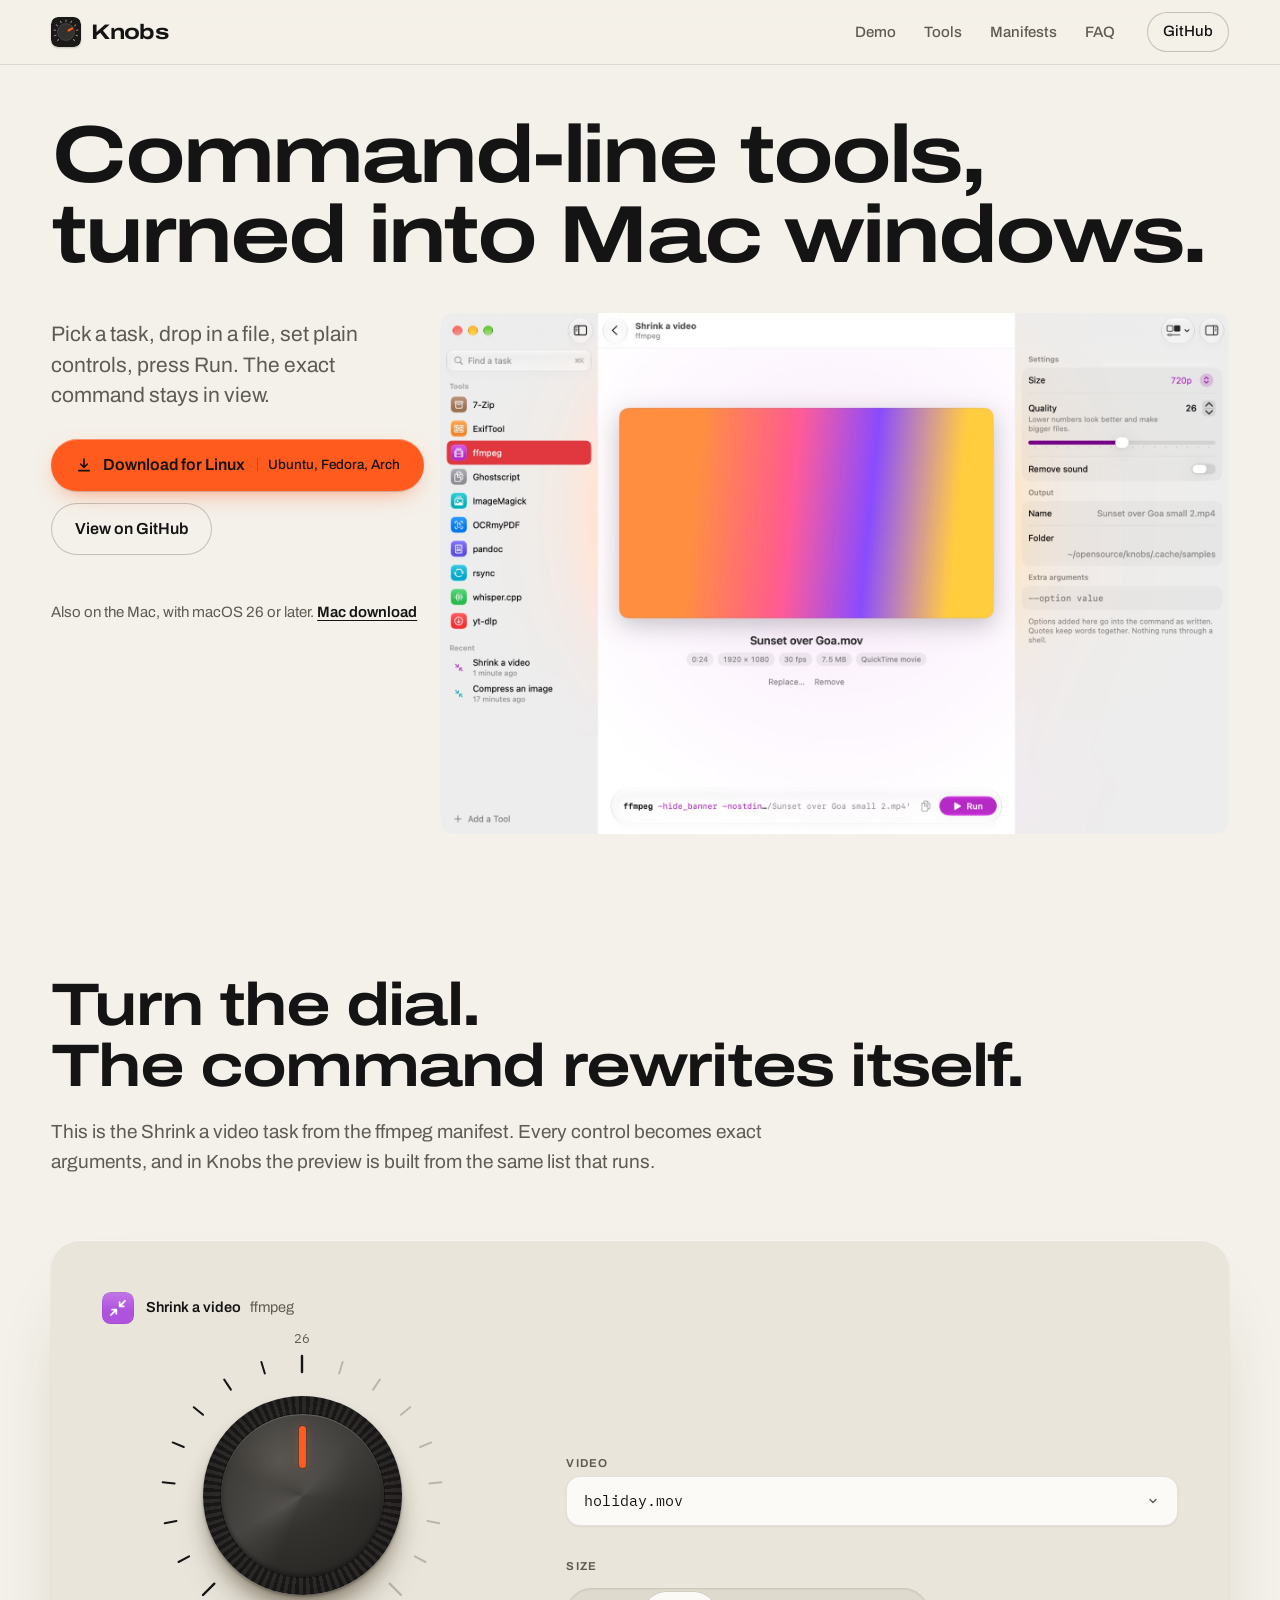
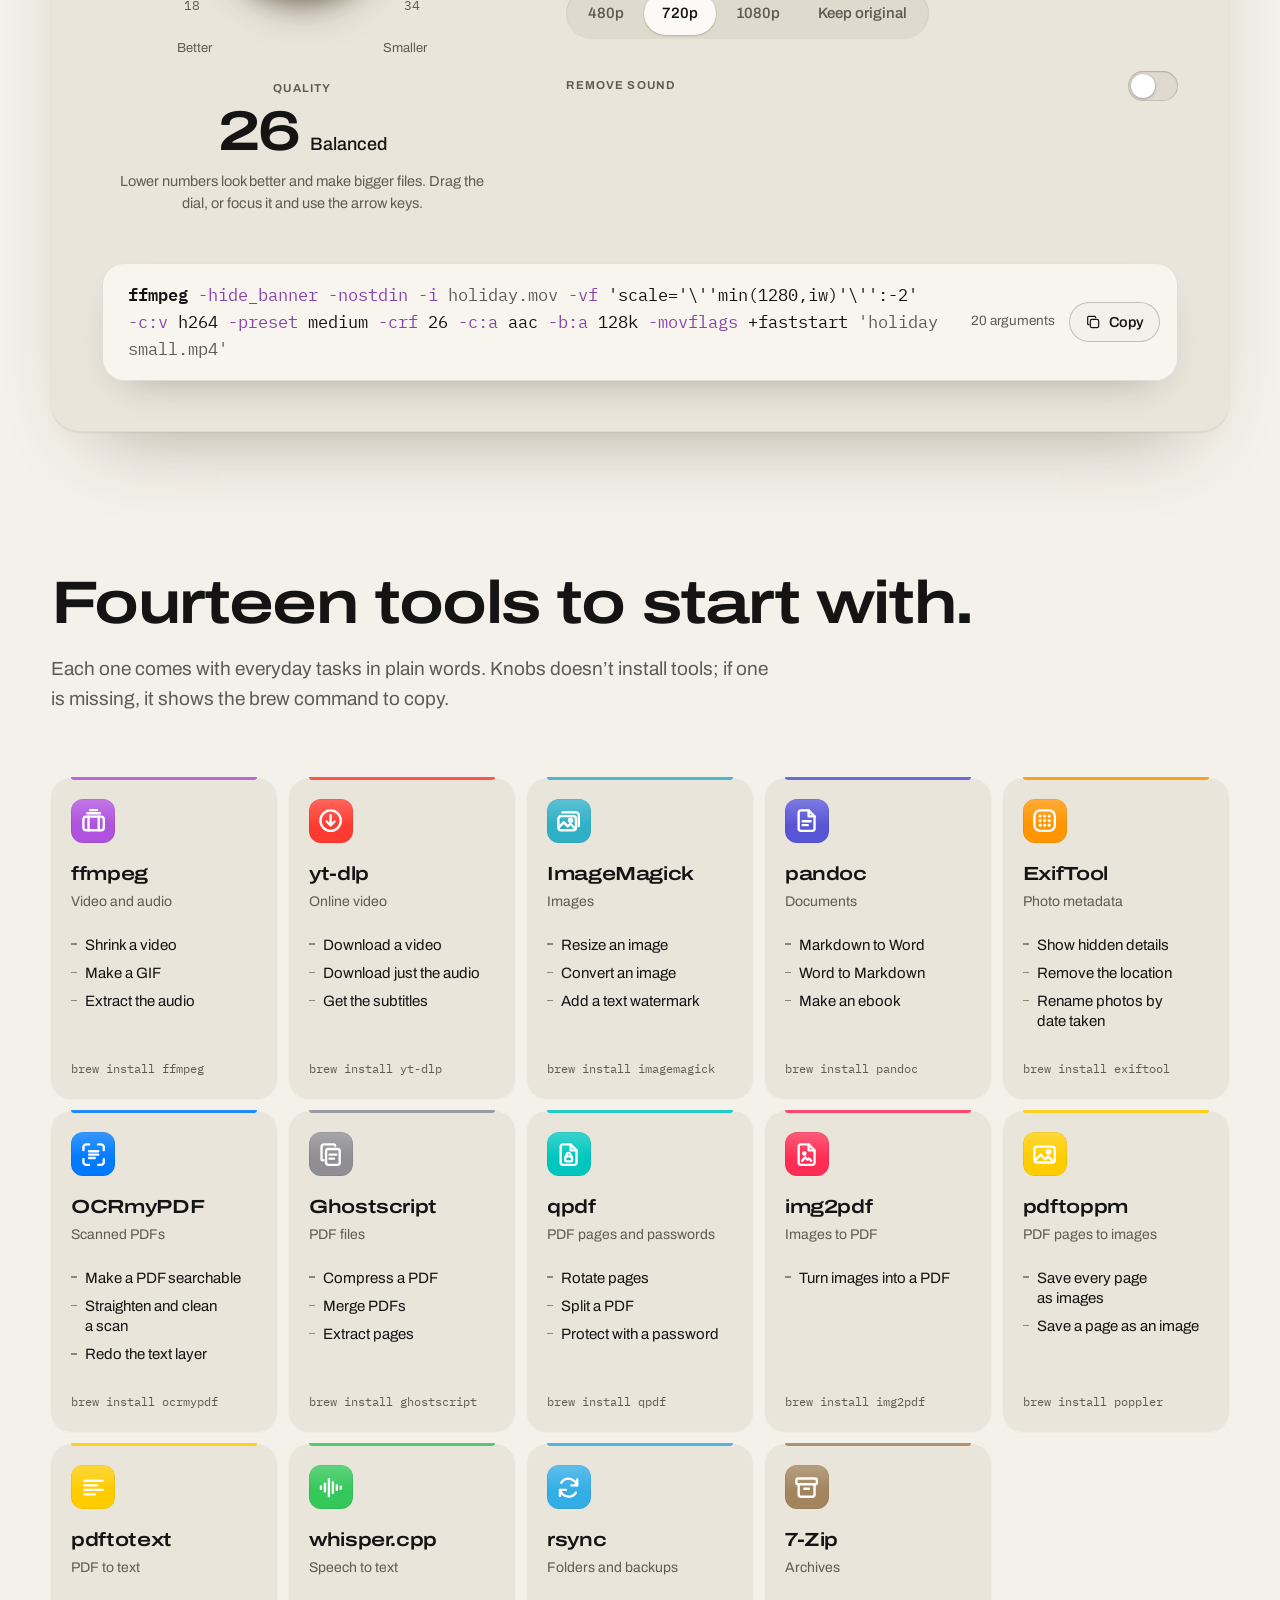
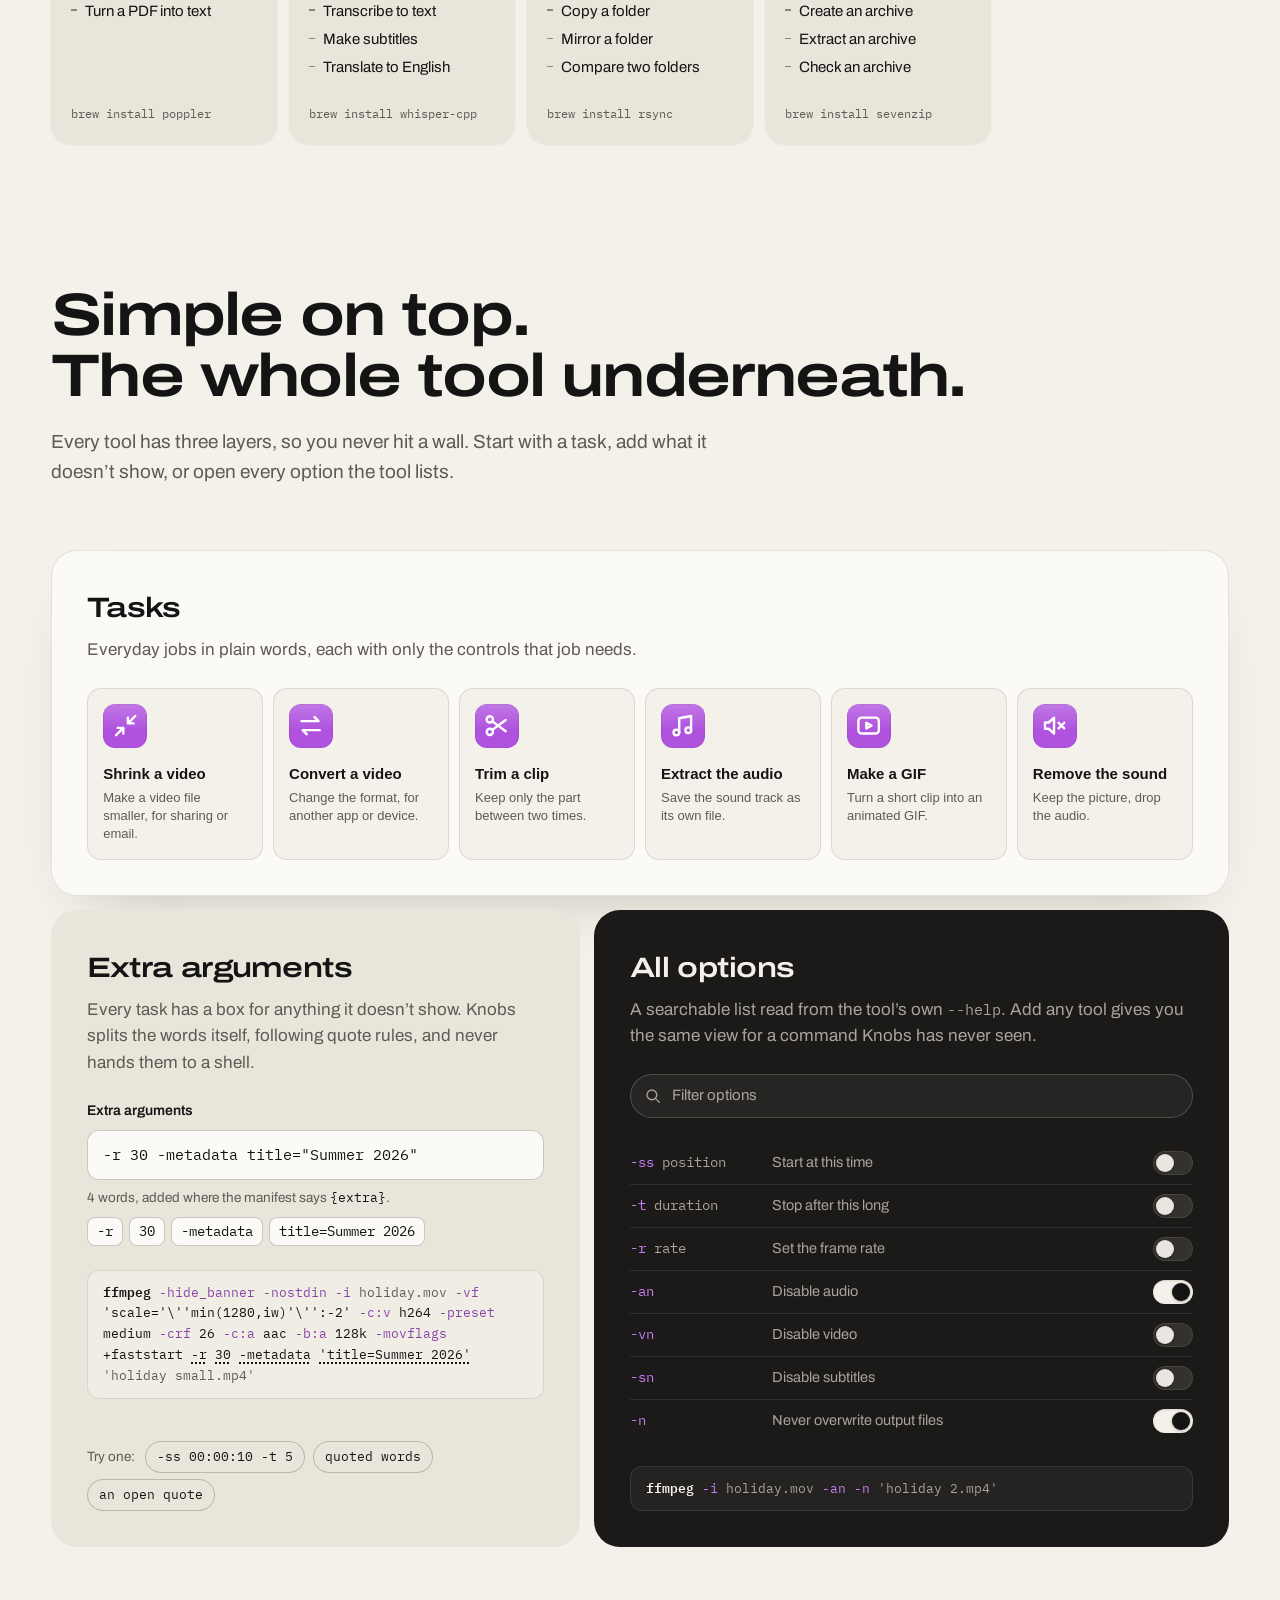
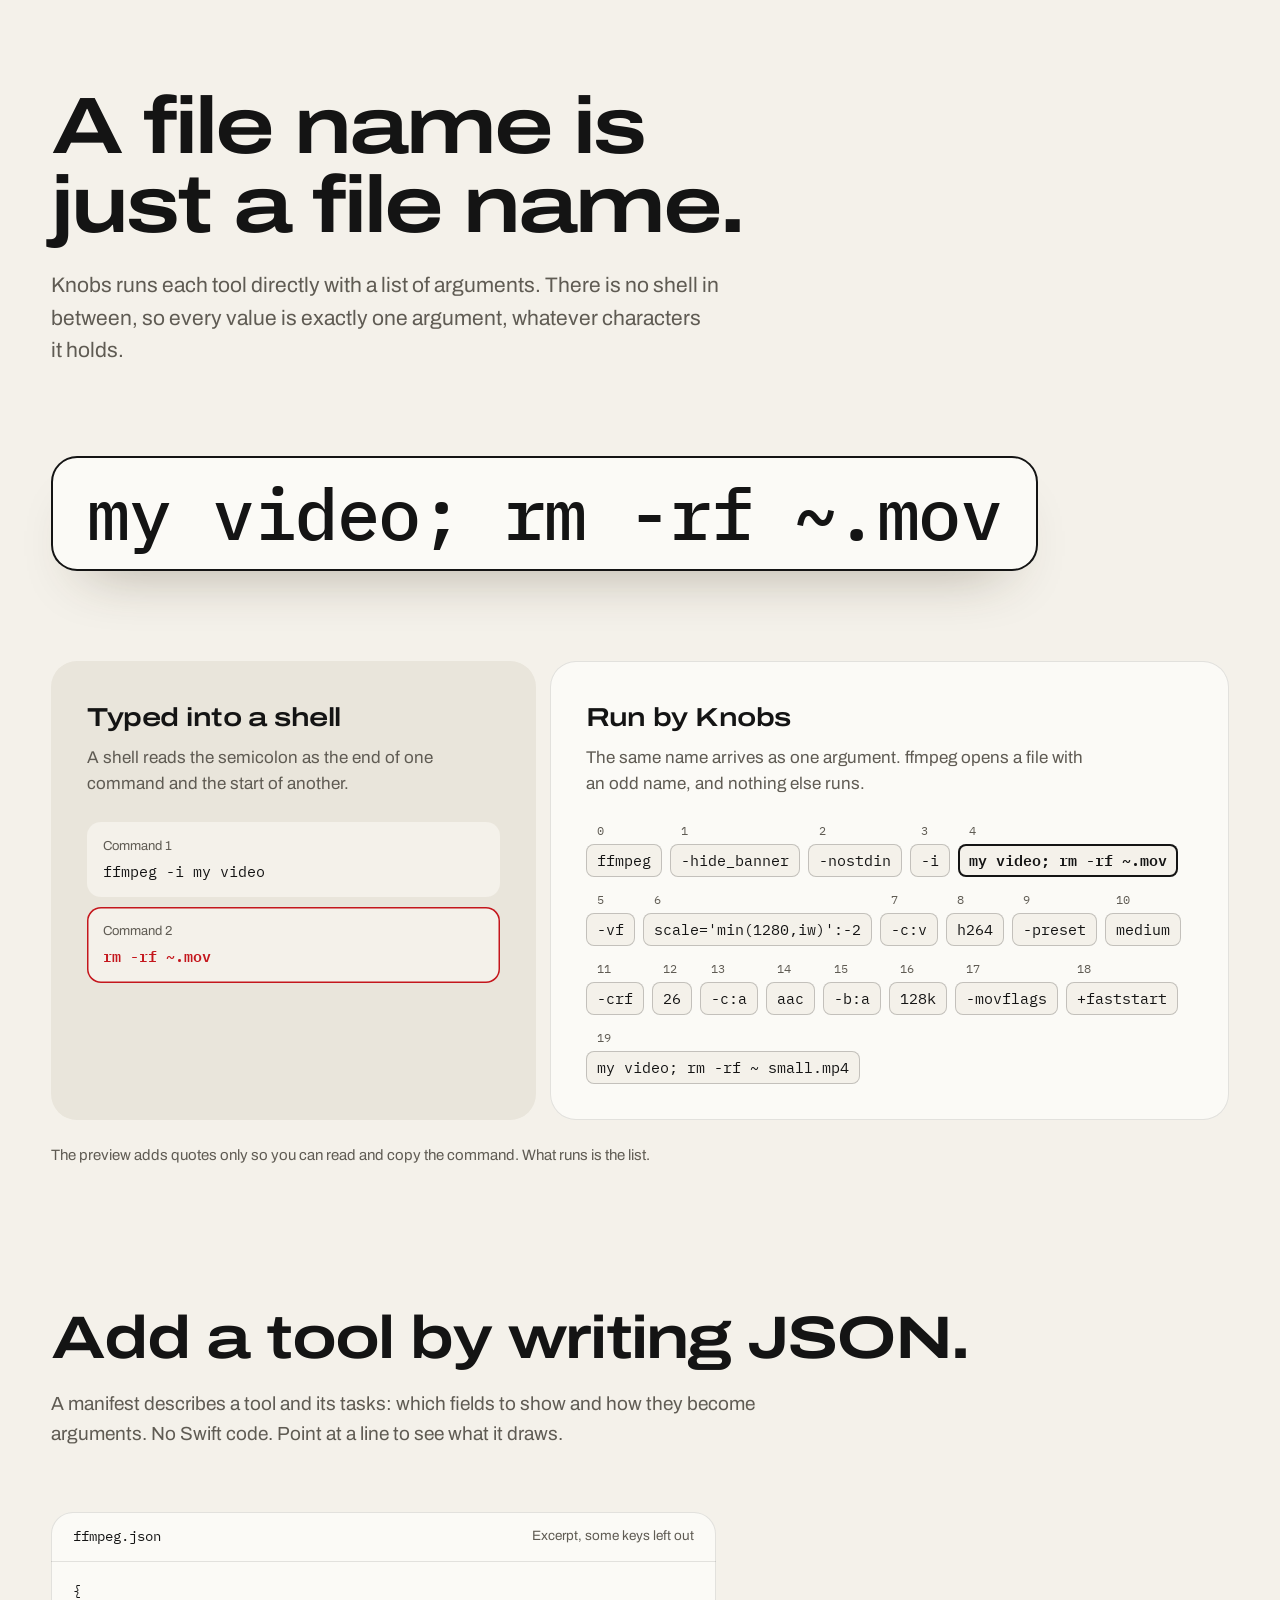
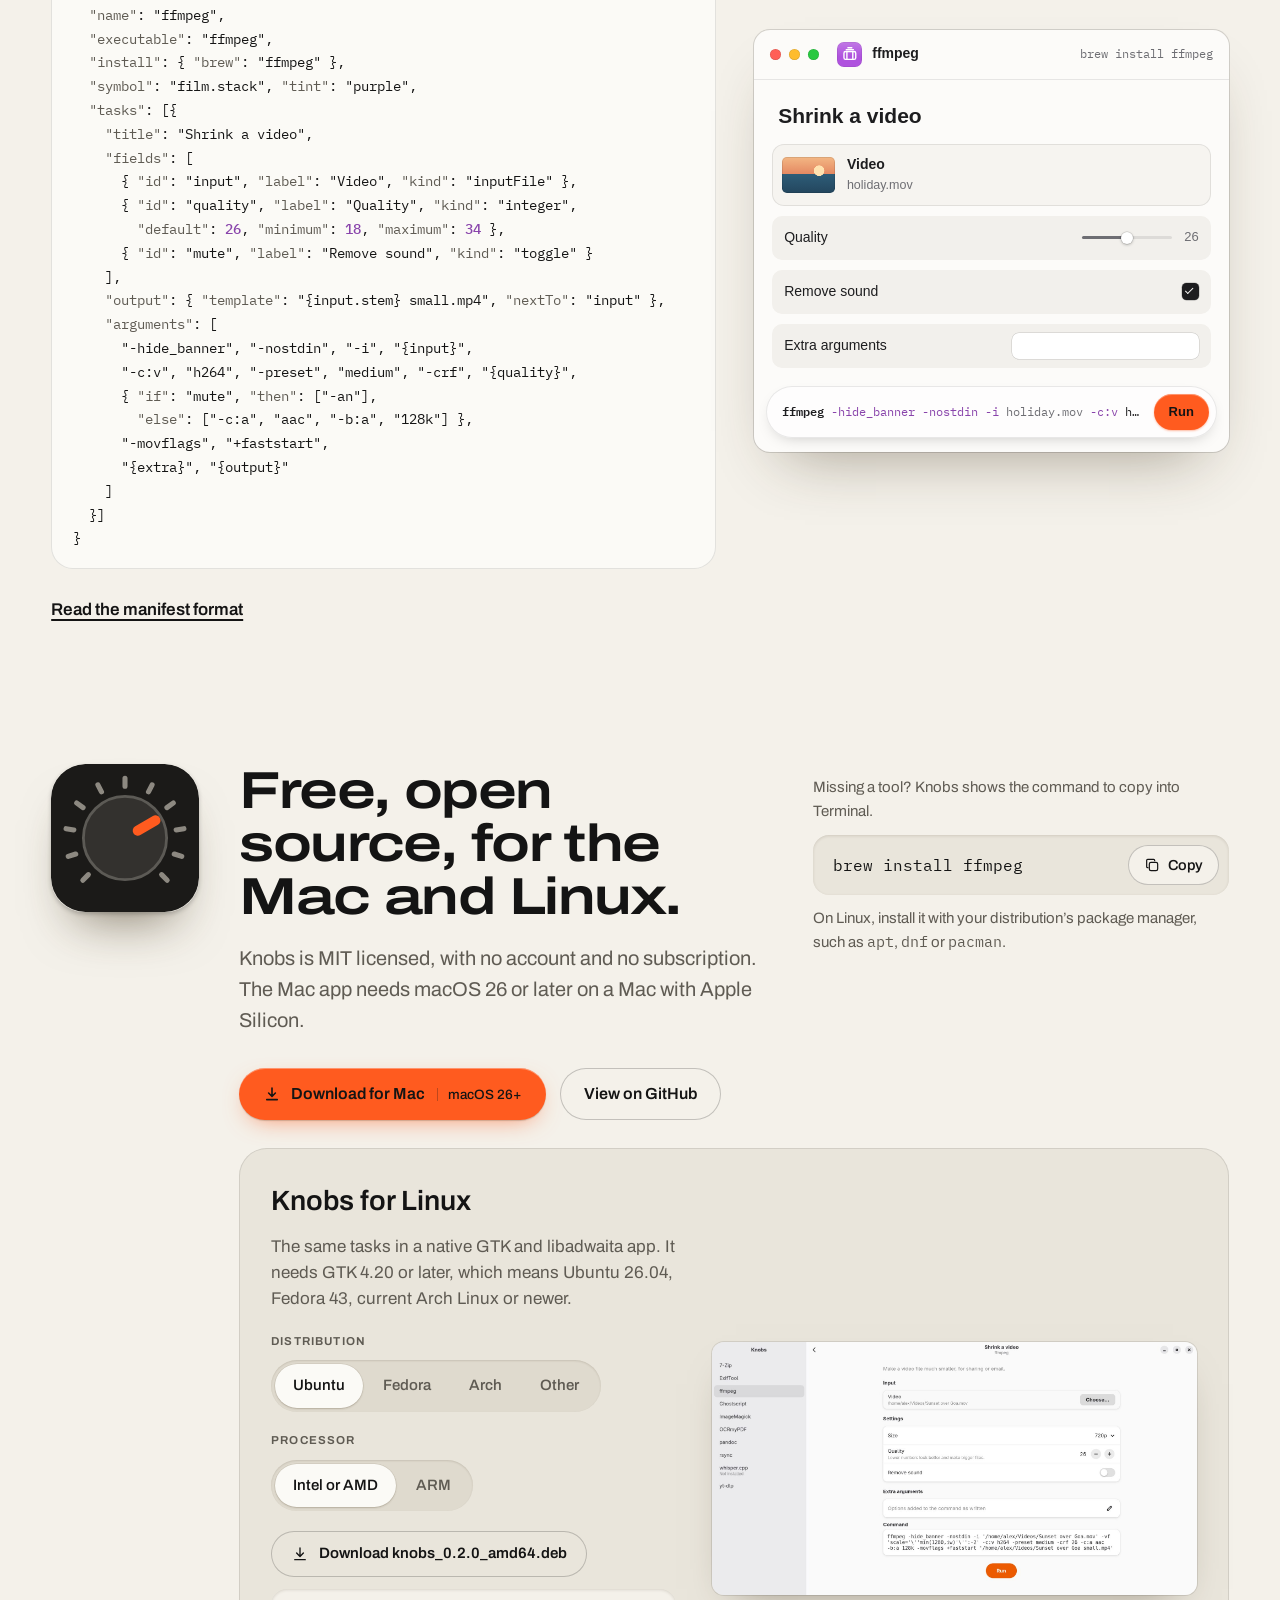
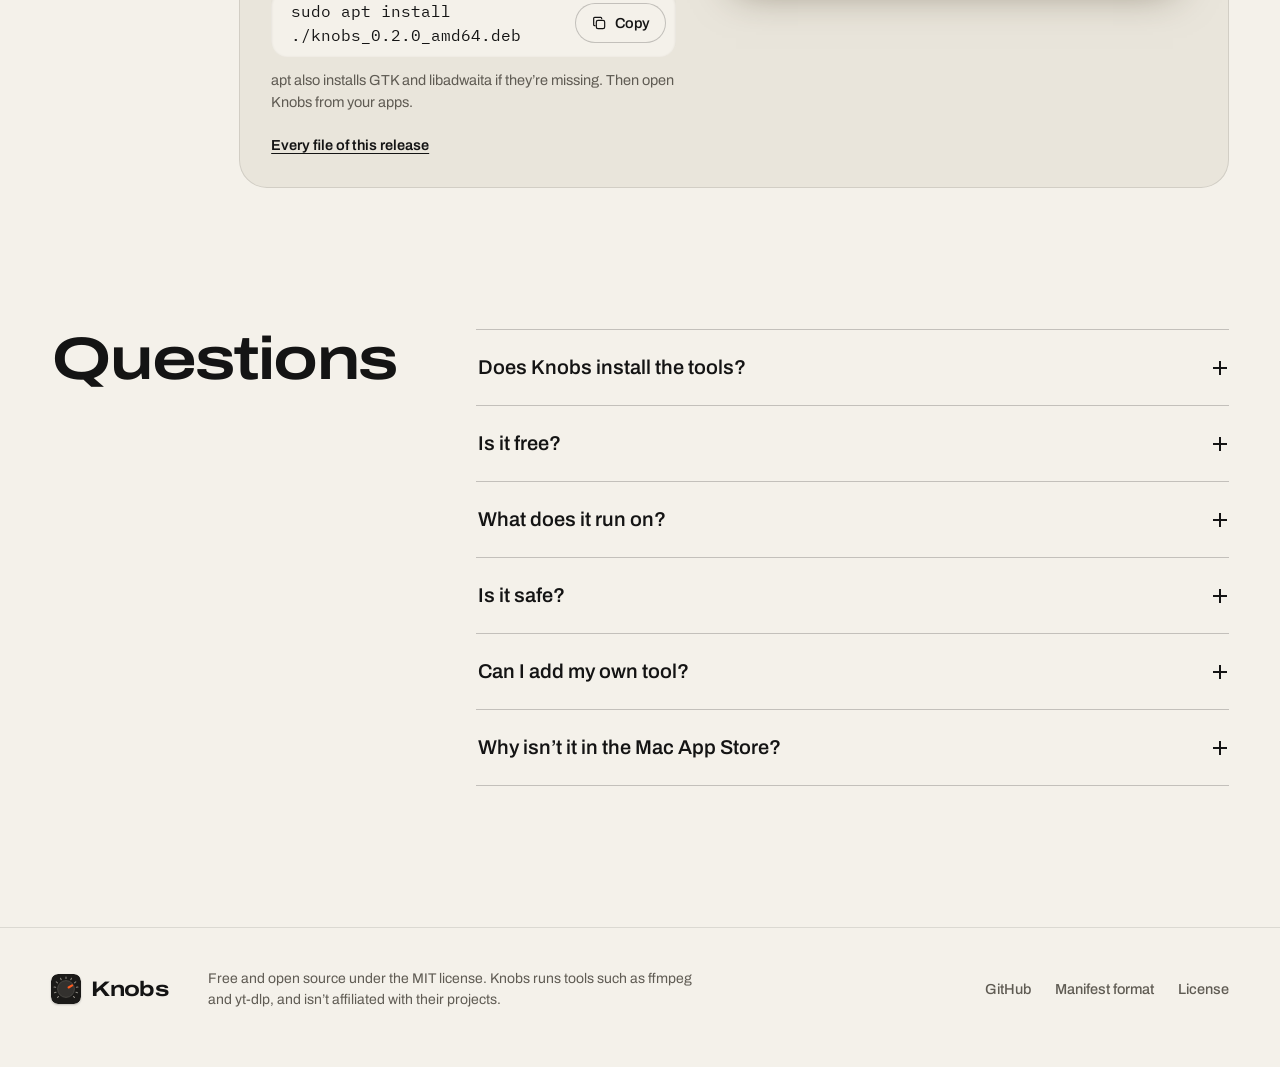
<file: website/index.html>
<!doctype html>
<html lang="en">
<head>
  <meta charset="utf-8">
  <meta name="viewport" content="width=device-width, initial-scale=1">
  <meta name="color-scheme" content="light dark">
  <title>Knobs: command-line tools, turned into windows</title>
  <meta name="description" content="Knobs is a free, open-source Mac app that turns command-line tools like ffmpeg, yt-dlp and pandoc into plain Mac windows. Pick a task, drop in a file, press Run. The exact command is always shown. Also on Linux.">
  <meta name="theme-color" content="#F4F1EA" media="(prefers-color-scheme: light)">
  <meta name="theme-color" content="#141414" media="(prefers-color-scheme: dark)">
  <link rel="icon" href="assets/favicon.svg" type="image/svg+xml">
  <link rel="apple-touch-icon" href="assets/apple-touch-icon.png">
  <!-- Link previews. og:image and twitter:card need the site's absolute address; see website/README.md. -->
  <meta property="og:type" content="website">
  <meta property="og:site_name" content="Knobs">
  <meta property="og:title" content="Knobs: command-line tools, turned into windows">
  <meta property="og:description" content="A free, open-source app for the Mac and Linux that turns ffmpeg, yt-dlp, pandoc and other command-line tools into plain windows. The exact command is always in view.">
  <link rel="preconnect" href="https://fonts.googleapis.com">
  <link rel="preconnect" href="https://fonts.gstatic.com" crossorigin>
  <link rel="stylesheet" href="https://fonts.googleapis.com/css2?family=Archivo:ital,wdth,wght@0,62..125,100..900;1,62..125,100..900&family=IBM+Plex+Mono:wght@400;500;600&display=swap">
  <link rel="stylesheet" href="styles.css">
  <script defer src="main.js"></script>
  <!-- The files of the current release, by their exact names in dist/. scripts/release.sh refuses to print the
       release command until every one of them is there, so these links can't point at a missing file. -->
  <script type="application/json" id="release">
  {
    "version": "0.2.0",
    "mac": "Knobs-0.2.0.dmg",
    "linux": [
      { "id": "ubuntu", "label": "Ubuntu", "install": "sudo apt install ./{file}",
        "note": "apt also installs GTK and libadwaita if they’re missing. Then open Knobs from your apps.",
        "files": { "x86_64": "knobs_0.2.0_amd64.deb", "arm": "knobs_0.2.0_arm64.deb" } },
      { "id": "fedora", "label": "Fedora", "install": "sudo dnf install ./{file}",
        "note": "dnf also installs what Knobs needs. Fedora’s own ffmpeg works; for Shrink a video’s Quality setting, use the full ffmpeg from RPM Fusion.",
        "files": { "x86_64": "knobs-0.2.0-1.fc44.x86_64.rpm", "arm": "knobs-0.2.0-1.fc44.aarch64.rpm" } },
      { "id": "arch", "label": "Arch", "install": "sudo pacman -U ./{file}",
        "note": "pacman also installs GTK and libadwaita if they’re missing. Then open Knobs from your apps.",
        "files": { "x86_64": "knobs-gui-bin-0.2.0-1-x86_64.pkg.tar.zst" } },
      { "id": "other", "label": "Other", "install": "tar -xzf {file} && knobs/usr/bin/knobs",
        "note": "Knobs runs from the folder it unpacks to. GTK 4.20 or later and libadwaita must already be installed.",
        "files": { "x86_64": "knobs-0.2.0-linux-x86_64.tar.gz", "arm": "knobs-0.2.0-linux-aarch64.tar.gz" } }
    ]
  }
  </script>
  <!-- The Shrink a video task exactly as in Manifests/ffmpeg.json; the demo builds its command from it, and
       WebsiteTests fails if the two differ. -->
  <script type="application/json" id="demo-task">
  {
    "id": "shrink-video",
    "title": "Shrink a video",
    "summary": "Make a video file much smaller, for sharing or email.",
    "symbol": "arrow.down.right.and.arrow.up.left",
    "fields": [
      {
        "id": "input",
        "label": "Video",
        "kind": "inputFile",
        "contentTypes": [
          "public.movie"
        ]
      },
      {
        "id": "size",
        "label": "Size",
        "kind": "choice",
        "default": "1280",
        "options": [
          {
            "value": "854",
            "label": "480p"
          },
          {
            "value": "1280",
            "label": "720p"
          },
          {
            "value": "1920",
            "label": "1080p"
          },
          {
            "value": "",
            "label": "Keep original"
          }
        ]
      },
      {
        "id": "quality",
        "label": "Quality",
        "kind": "integer",
        "default": 26,
        "minimum": 18,
        "maximum": 34,
        "help": "Lower numbers look better and make bigger files."
      },
      {
        "id": "mute",
        "label": "Remove sound",
        "kind": "toggle",
        "default": false
      }
    ],
    "output": {
      "template": "{input.stem} small.mp4",
      "nextTo": "input"
    },
    "arguments": [
      "-hide_banner",
      "-nostdin",
      "-i",
      "{input}",
      {
        "if": "size",
        "then": [
          "-vf",
          "scale='min({size},iw)':-2"
        ]
      },
      "-c:v",
      "h264",
      "-preset",
      "medium",
      "-crf",
      "{quality}",
      {
        "if": "mute",
        "then": [
          "-an"
        ],
        "else": [
          "-c:a",
          "aac",
          "-b:a",
          "128k"
        ]
      },
      "-movflags",
      "+faststart",
      "{extra}",
      "{output}"
    ],
    "progress": {
      "total": "Duration: (\\d+):(\\d+):(\\d+(?:\\.\\d+)?)",
      "current": "time=(\\d+):(\\d+):(\\d+(?:\\.\\d+)?)"
    }
  }
  </script>
</head>
<body>
  <a class="skip" href="#main">Skip to content</a>

  <!-- Glyph sprite. Simple drawings in the spirit of the SF Symbols the app uses; not Apple artwork. -->
  <svg class="sprite" aria-hidden="true" focusable="false">
    <defs>
      <symbol id="g-ffmpeg" viewBox="0 0 24 24"><rect x="3" y="8.5" width="18" height="12" rx="2.5"/><path d="M6.5 5.5h11M9 2.75h6M7.5 8.5v12M16.5 8.5v12"/></symbol>
      <symbol id="g-ytdlp" viewBox="0 0 24 24"><circle cx="12" cy="12" r="9"/><path d="M12 7.25v9M8.5 12.75 12 16.25l3.5-3.5"/></symbol>
      <symbol id="g-imagemagick" viewBox="0 0 24 24"><rect x="3" y="8" width="15.5" height="12.5" rx="2.5"/><path d="M6.5 4.75h12a2.5 2.5 0 0 1 2.5 2.5v9.5"/><path d="m3.5 17.75 4.25-4.25 3.5 3.5 2.25-2.25 4.5 4.5"/><circle cx="13.75" cy="11.75" r="1.35"/></symbol>
      <symbol id="g-pandoc" viewBox="0 0 24 24"><path d="M13.75 3H7a2 2 0 0 0-2 2v14a2 2 0 0 0 2 2h10a2 2 0 0 0 2-2V8.25z"/><path d="M13.75 3v5.25H19"/><path d="M8.5 12.5h7M8.5 16h4.5"/></symbol>
      <symbol id="g-exiftool" viewBox="0 0 24 24"><rect x="3" y="3" width="18" height="18" rx="5"/><g fill="currentColor" stroke="none"><circle cx="8" cy="8" r="1.35"/><circle cx="12" cy="8" r="1.35"/><circle cx="16" cy="8" r="1.35"/><circle cx="8" cy="12" r="1.35"/><circle cx="12" cy="12" r="1.35"/><circle cx="16" cy="12" r="1.35"/><circle cx="8" cy="16" r="1.35"/><circle cx="12" cy="16" r="1.35"/><circle cx="16" cy="16" r="1.35"/></g></symbol>
      <symbol id="g-ocrmypdf" viewBox="0 0 24 24"><path d="M3 8V5.5A2.5 2.5 0 0 1 5.5 3H8M16 3h2.5A2.5 2.5 0 0 1 21 5.5V8M21 16v2.5a2.5 2.5 0 0 1-2.5 2.5H16M8 21H5.5A2.5 2.5 0 0 1 3 18.5V16"/><path d="M8 9h8M8 12h8M8 15h5"/></symbol>
      <symbol id="g-ghostscript" viewBox="0 0 24 24"><rect x="8" y="7" width="12" height="14" rx="2"/><path d="M16 4.25V4a1 1 0 0 0-1-1H6a2 2 0 0 0-2 2v11a1 1 0 0 0 1 1h.75"/><path d="M11 12h6M11 15.5h4"/></symbol>
      <symbol id="g-qpdf" viewBox="0 0 24 24"><path d="M13.75 3H7a2 2 0 0 0-2 2v14a2 2 0 0 0 2 2h10a2 2 0 0 0 2-2V8.25z"/><path d="M13.75 3v5.25H19"/><rect x="9" y="13.5" width="6" height="4.5" rx="1"/><path d="M10.25 13.5v-1.25a1.75 1.75 0 0 1 3.5 0v1.25"/></symbol>
      <symbol id="g-img2pdf" viewBox="0 0 24 24"><path d="M13.75 3H7a2 2 0 0 0-2 2v14a2 2 0 0 0 2 2h10a2 2 0 0 0 2-2V8.25z"/><path d="M13.75 3v5.25H19"/><path d="m8 17.5 2.75-3.25 2 2.25 1.25-1.25 2 2.25"/><circle cx="10" cy="11" r="1"/></symbol>
      <symbol id="g-pdftoppm" viewBox="0 0 24 24"><rect x="3" y="5" width="18" height="14" rx="2.5"/><path d="m3.5 17.25 5-5.25 4 4.25 2.5-2.5 5.25 4.75"/><circle cx="15.5" cy="9.5" r="1.5"/></symbol>
      <symbol id="g-pdftotext" viewBox="0 0 24 24"><path d="M4 6h16M4 10h11M4 14h16M4 18h9"/></symbol>
      <symbol id="g-whisper" viewBox="0 0 24 24"><path d="M3.5 11v2M7 8.5v7M10.5 4.5v15M14 7.5v9M17.5 10v4M21 11.25v1.5"/></symbol>
      <symbol id="g-rsync" viewBox="0 0 24 24"><path d="M19.25 10A7.5 7.5 0 0 0 5.6 7.6"/><path d="M4.75 14a7.5 7.5 0 0 0 13.65 2.4"/><path d="M19.6 4.75V10h-5.25"/><path d="M4.4 19.25V14h5.25"/></symbol>
      <symbol id="g-sevenzip" viewBox="0 0 24 24"><rect x="3" y="4" width="18" height="5" rx="1.5"/><path d="M5 9v9a2 2 0 0 0 2 2h10a2 2 0 0 0 2-2V9"/><path d="M10 13h4"/></symbol>
      <symbol id="g-shrink" viewBox="0 0 24 24"><path d="m14 10 6.5-6.5M14 10h5M14 10V5M10 14l-6.5 6.5M10 14H5M10 14v5"/></symbol>
      <symbol id="g-convert" viewBox="0 0 24 24"><path d="M4 8h15l-3.5-3.5M20 16H5l3.5 3.5"/></symbol>
      <symbol id="g-trim" viewBox="0 0 24 24"><circle cx="6" cy="6.5" r="2.75"/><circle cx="6" cy="17.5" r="2.75"/><path d="M8.25 8.25 20 17M8.25 15.75 20 7"/></symbol>
      <symbol id="g-audio" viewBox="0 0 24 24"><path d="M9 18V5.5l10.5-2V16"/><circle cx="6.5" cy="18" r="2.5"/><circle cx="17" cy="16" r="2.5"/></symbol>
      <symbol id="g-gif" viewBox="0 0 24 24"><rect x="3" y="5" width="18" height="14" rx="3"/><path d="M10 9.5v5l4.5-2.5z"/></symbol>
      <symbol id="g-mute" viewBox="0 0 24 24"><path d="M3.5 9.25h3.25L11.5 5v14l-4.75-4.25H3.5z"/><path d="m15.5 9.5 5 5M20.5 9.5l-5 5"/></symbol>
      <symbol id="g-search" viewBox="0 0 24 24"><circle cx="10.5" cy="10.5" r="6.5"/><path d="m15.5 15.5 5 5"/></symbol>
      <symbol id="g-copy" viewBox="0 0 24 24"><rect x="8" y="8" width="12.5" height="12.5" rx="2.5"/><path d="M16 5.5V5a1.5 1.5 0 0 0-1.5-1.5h-9A1.5 1.5 0 0 0 4 5v9.5A1.5 1.5 0 0 0 5.5 16H6"/></symbol>
      <symbol id="g-plus" viewBox="0 0 24 24"><path d="M12 5v14M5 12h14"/></symbol>
      <symbol id="g-chevron" viewBox="0 0 24 24"><path d="m8 10 4 4 4-4"/></symbol>
      <symbol id="g-disclosure" viewBox="0 0 24 24"><path d="m10 7 5 5-5 5"/></symbol>
      <symbol id="g-sidebar" viewBox="0 0 24 24"><rect x="3" y="4.5" width="18" height="15" rx="3"/><path d="M9.5 4.5v15"/></symbol>
      <symbol id="g-download" viewBox="0 0 24 24"><path d="M12 4v11M7.5 10.75 12 15.25l4.5-4.5M5 19.5h14"/></symbol>
      <symbol id="mark" viewBox="0 0 32 32">
        <rect width="32" height="32" rx="7.5" fill="#1b1a18"/>
        <path d="M8.08 23.92L6.88 25.12 M5.35 19.46L3.73 19.99 M4.94 14.25L3.26 13.98 M6.94 9.42L5.56 8.42 M10.92 6.02L10.14 4.51 M16.00 4.80L16.00 3.10 M21.08 6.02L21.86 4.51 M25.06 9.42L26.44 8.42 M27.06 14.25L28.74 13.98 M26.65 19.46L28.27 19.99 M23.92 23.92L25.12 25.12" stroke="#8d8981" stroke-width="1.1" stroke-linecap="round"/>
        <circle cx="16" cy="16" r="9" fill="#33312e" stroke="#5c5a55" stroke-width="0.6"/>
        <path d="M18.77 14.40L22.58 12.20" stroke="#FF5B1F" stroke-width="2.2" stroke-linecap="round"/>
      </symbol>
    </defs>
  </svg>

  <header class="site-header">
    <nav class="nav wrap" aria-label="Main">
      <a class="wordmark" href="#top" aria-label="Knobs, back to top">
        <svg class="wordmark-mark" aria-hidden="true"><use href="#mark"/></svg>
        <span>Knobs</span>
      </a>
      <ul class="nav-links">
        <li><a href="#demo">Demo</a></li>
        <li><a href="#tools">Tools</a></li>
        <li><a href="#manifests">Manifests</a></li>
        <li><a href="#faq">FAQ</a></li>
      </ul>
      <a class="nav-github" href="#get" data-link="github">GitHub</a>
    </nav>
  </header>

  <main id="main">
    <!-- 1. Hero -->
    <section class="hero" id="top" aria-labelledby="hero-title">
      <div class="wrap hero-grid">
        <h1 id="hero-title" class="hero-title">Command-line tools, turned into Mac windows.</h1>
        <div class="hero-copy">
          <p class="hero-lede">Pick a task, drop in a file, set plain controls, press Run. The exact command stays in view.</p>
          <div class="cta-row">
            <a class="btn btn-primary" href="#get" data-download="mac" id="hero-download">
              <svg class="icon" aria-hidden="true"><use href="#g-download"/></svg>
              <span>Download for Mac</span>
              <span class="btn-meta">macOS 26+</span>
            </a>
            <a class="btn btn-quiet" href="#get" data-link="github">View on GitHub</a>
          </div>
          <p class="hero-also" id="hero-also">Also on Linux: Ubuntu, Fedora and Arch. <a href="#linux">Linux downloads</a></p>
        </div>

        <figure class="shot" data-screenshot-slot="hero">
          <picture>
            <source srcset="assets/screenshots/hero-dark.jpg" media="(prefers-color-scheme: dark)">
            <img src="assets/screenshots/hero-light.jpg" width="1760" height="1163" fetchpriority="high"
                 alt="The Knobs window: a sidebar of ten tools with ffmpeg selected, the task Shrink a video with a sunset clip's large preview and its facts (24 seconds, 1920 by 1080, 30 fps, 7.5 MB), size, quality and sound in the inspector on the right, and the ffmpeg command with a pink Run button in the glass bar at the bottom.">
          </picture>
        </figure>
      </div>
    </section>

    <!-- 2. Signature demo -->
    <section class="demo" id="demo" aria-labelledby="demo-title">
      <div class="wrap">
        <div class="section-head">
          <h2 id="demo-title"><span class="ln-h">Turn the dial.</span> <span class="ln-h">The command rewrites itself.</span></h2>
          <p>This is the Shrink a video task from the ffmpeg manifest. Every control becomes exact arguments, and in Knobs the preview is built from the same list that runs.</p>
        </div>

        <div class="plate">
          <p class="plate-label"><span class="tile t-purple" aria-hidden="true"><svg class="g"><use href="#g-shrink"/></svg></span><span><b>Shrink a video</b> ffmpeg</span></p>
          <div class="plate-grid">
            <div class="dial-block">
              <div class="dial-housing">
                <svg class="dial-scale" viewBox="0 0 320 320" aria-hidden="true"></svg>
                <div class="dial" id="dial" role="slider" tabindex="0"
                     aria-labelledby="dial-label" aria-describedby="dial-help"
                     aria-valuemin="18" aria-valuemax="34" aria-valuenow="26" aria-valuetext="26, Balanced">
                  <div class="dial-skirt"></div>
                  <div class="dial-cap"><span class="dial-indicator"></span></div>
                </div>
              </div>
              <div class="dial-ends" aria-hidden="true"><span>Better</span><span>Smaller</span></div>
              <p class="silk dial-silk" id="dial-label">Quality</p>
              <p class="dial-readout"><output id="dial-value" for="dial">26</output> <span id="dial-word">Balanced</span></p>
              <p class="dial-help" id="dial-help">Lower numbers look better and make bigger files. Drag the dial, or focus it and use the arrow keys.</p>
            </div>

            <div class="plate-controls">
              <div class="control">
                <label class="silk" for="demo-file">Video</label>
                <div class="select-wrap">
                  <select id="demo-file">
                    <option value="holiday.mov">holiday.mov</option>
                    <option value="Summer trip.mov">Summer trip.mov</option>
                    <option value="my video; rm -rf ~.mov">my video; rm -rf ~.mov</option>
                  </select>
                  <svg class="icon" aria-hidden="true"><use href="#g-chevron"/></svg>
                </div>
              </div>

              <fieldset class="control">
                <legend class="silk">Size</legend>
                <div class="segmented">
                  <input type="radio" name="size" id="size-480" value="854"><label for="size-480">480p</label>
                  <input type="radio" name="size" id="size-720" value="1280" checked><label for="size-720">720p</label>
                  <input type="radio" name="size" id="size-1080" value="1920"><label for="size-1080">1080p</label>
                  <input type="radio" name="size" id="size-keep" value=""><label for="size-keep">Keep original</label>
                </div>
              </fieldset>

              <div class="control control-inline">
                <label class="silk" for="demo-mute">Remove sound</label>
                <input class="switch" type="checkbox" role="switch" id="demo-mute">
              </div>
            </div>
          </div>

          <div class="cmdbar" id="demo-bar">
            <code class="cmd tint-purple" id="demo-cmd" aria-label="Command">ffmpeg -hide_banner -nostdin -i holiday.mov -vf 'scale='\''min(1280,iw)'\'':-2' -c:v h264 -preset medium -crf 26 -c:a aac -b:a 128k -movflags +faststart 'holiday small.mp4'</code>
            <div class="cmdbar-side">
              <span class="argc" id="demo-argc">20 arguments</span>
              <button class="btn-copy" type="button" data-copy="#demo-cmd">
                <svg class="icon" aria-hidden="true"><use href="#g-copy"/></svg><span>Copy</span>
              </button>
            </div>
          </div>
        </div>
      </div>
    </section>

    <!-- 3. Tool gallery -->
    <section class="tools" id="tools" aria-labelledby="tools-title">
      <div class="wrap">
        <div class="section-head">
          <h2 id="tools-title">Fourteen tools to start with.</h2>
          <p>Each one comes with everyday tasks in plain words. Knobs doesn’t install tools; if one is missing, it shows the brew command to copy.</p>
        </div>
        <ul class="desk">
          <li class="strip" style="--tint: var(--purple)">
            <span class="tile t-purple"><svg class="g"><use href="#g-ffmpeg"/></svg></span>
            <h3>ffmpeg</h3>
            <p class="strip-what">Video and audio</p>
            <ul class="strip-tasks"><li>Shrink a video</li><li>Make a GIF</li><li>Extract the audio</li></ul>
            <code class="strip-brew">brew install ffmpeg</code>
          </li>
          <li class="strip" style="--tint: var(--red)">
            <span class="tile t-red"><svg class="g"><use href="#g-ytdlp"/></svg></span>
            <h3>yt-dlp</h3>
            <p class="strip-what">Online video</p>
            <ul class="strip-tasks"><li>Download a video</li><li>Download just the audio</li><li>Get the subtitles</li></ul>
            <code class="strip-brew">brew install yt-dlp</code>
          </li>
          <li class="strip" style="--tint: var(--teal)">
            <span class="tile t-teal"><svg class="g"><use href="#g-imagemagick"/></svg></span>
            <h3>ImageMagick</h3>
            <p class="strip-what">Images</p>
            <ul class="strip-tasks"><li>Resize an image</li><li>Convert an image</li><li>Add a text watermark</li></ul>
            <code class="strip-brew">brew install imagemagick</code>
          </li>
          <li class="strip" style="--tint: var(--indigo)">
            <span class="tile t-indigo"><svg class="g"><use href="#g-pandoc"/></svg></span>
            <h3>pandoc</h3>
            <p class="strip-what">Documents</p>
            <ul class="strip-tasks"><li>Markdown to Word</li><li>Word to Markdown</li><li>Make an ebook</li></ul>
            <code class="strip-brew">brew install pandoc</code>
          </li>
          <li class="strip" style="--tint: var(--orange)">
            <span class="tile t-orange"><svg class="g"><use href="#g-exiftool"/></svg></span>
            <h3>ExifTool</h3>
            <p class="strip-what">Photo metadata</p>
            <ul class="strip-tasks"><li>Show hidden details</li><li>Remove the location</li><li>Rename photos by date taken</li></ul>
            <code class="strip-brew">brew install exiftool</code>
          </li>
          <li class="strip" style="--tint: var(--blue)">
            <span class="tile t-blue"><svg class="g"><use href="#g-ocrmypdf"/></svg></span>
            <h3>OCRmyPDF</h3>
            <p class="strip-what">Scanned PDFs</p>
            <ul class="strip-tasks"><li>Make a PDF searchable</li><li>Straighten and clean a scan</li><li>Redo the text layer</li></ul>
            <code class="strip-brew">brew install ocrmypdf</code>
          </li>
          <li class="strip" style="--tint: var(--gray)">
            <span class="tile t-gray"><svg class="g"><use href="#g-ghostscript"/></svg></span>
            <h3>Ghostscript</h3>
            <p class="strip-what">PDF files</p>
            <ul class="strip-tasks"><li>Compress a PDF</li><li>Merge PDFs</li><li>Extract pages</li></ul>
            <code class="strip-brew">brew install ghostscript</code>
          </li>
          <li class="strip" style="--tint: var(--mint)">
            <span class="tile t-mint"><svg class="g"><use href="#g-qpdf"/></svg></span>
            <h3>qpdf</h3>
            <p class="strip-what">PDF pages and passwords</p>
            <ul class="strip-tasks"><li>Rotate pages</li><li>Split a PDF</li><li>Protect with a password</li></ul>
            <code class="strip-brew">brew install qpdf</code>
          </li>
          <li class="strip" style="--tint: var(--pink)">
            <span class="tile t-pink"><svg class="g"><use href="#g-img2pdf"/></svg></span>
            <h3>img2pdf</h3>
            <p class="strip-what">Images to PDF</p>
            <ul class="strip-tasks"><li>Turn images into a PDF</li></ul>
            <code class="strip-brew">brew install img2pdf</code>
          </li>
          <li class="strip" style="--tint: var(--yellow)">
            <span class="tile t-yellow"><svg class="g"><use href="#g-pdftoppm"/></svg></span>
            <h3>pdftoppm</h3>
            <p class="strip-what">PDF pages to images</p>
            <ul class="strip-tasks"><li>Save every page as images</li><li>Save a page as an image</li></ul>
            <code class="strip-brew">brew install poppler</code>
          </li>
          <li class="strip" style="--tint: var(--yellow)">
            <span class="tile t-yellow"><svg class="g"><use href="#g-pdftotext"/></svg></span>
            <h3>pdftotext</h3>
            <p class="strip-what">PDF to text</p>
            <ul class="strip-tasks"><li>Turn a PDF into text</li></ul>
            <code class="strip-brew">brew install poppler</code>
          </li>
          <li class="strip" style="--tint: var(--green)">
            <span class="tile t-green"><svg class="g"><use href="#g-whisper"/></svg></span>
            <h3>whisper.cpp</h3>
            <p class="strip-what">Speech to text</p>
            <ul class="strip-tasks"><li>Transcribe to text</li><li>Make subtitles</li><li>Translate to English</li></ul>
            <code class="strip-brew">brew install whisper-cpp</code>
          </li>
          <li class="strip" style="--tint: var(--cyan)">
            <span class="tile t-cyan"><svg class="g"><use href="#g-rsync"/></svg></span>
            <h3>rsync</h3>
            <p class="strip-what">Folders and backups</p>
            <ul class="strip-tasks"><li>Copy a folder</li><li>Mirror a folder</li><li>Compare two folders</li></ul>
            <code class="strip-brew">brew install rsync</code>
          </li>
          <li class="strip" style="--tint: var(--brown)">
            <span class="tile t-brown"><svg class="g"><use href="#g-sevenzip"/></svg></span>
            <h3>7-Zip</h3>
            <p class="strip-what">Archives</p>
            <ul class="strip-tasks"><li>Create an archive</li><li>Extract an archive</li><li>Check an archive</li></ul>
            <code class="strip-brew">brew install sevenzip</code>
          </li>
        </ul>
      </div>
    </section>

    <!-- 4. Three layers -->
    <section class="layers" id="layers" aria-labelledby="layers-title">
      <div class="wrap">
        <div class="section-head">
          <h2 id="layers-title"><span class="ln-h">Simple on top.</span> <span class="ln-h">The whole tool underneath.</span></h2>
          <p>Every tool has three layers, so you never hit a wall. Start with a task, add what it doesn’t show, or open every option the tool lists.</p>
        </div>

        <div class="bento">
          <article class="cell cell-tasks" aria-labelledby="l1">
            <div class="cell-text">
              <h3 id="l1">Tasks</h3>
              <p>Everyday jobs in plain words, each with only the controls that job needs.</p>
            </div>
            <ul class="task-cards" aria-label="ffmpeg tasks">
              <li><span class="tile t-purple"><svg class="g"><use href="#g-shrink"/></svg></span><b>Shrink a video</b><small>Make a video file smaller, for sharing or email.</small></li>
              <li><span class="tile t-purple"><svg class="g"><use href="#g-convert"/></svg></span><b>Convert a video</b><small>Change the format, for another app or device.</small></li>
              <li><span class="tile t-purple"><svg class="g"><use href="#g-trim"/></svg></span><b>Trim a clip</b><small>Keep only the part between two times.</small></li>
              <li><span class="tile t-purple"><svg class="g"><use href="#g-audio"/></svg></span><b>Extract the audio</b><small>Save the sound track as its own file.</small></li>
              <li><span class="tile t-purple"><svg class="g"><use href="#g-gif"/></svg></span><b>Make a GIF</b><small>Turn a short clip into an animated GIF.</small></li>
              <li><span class="tile t-purple"><svg class="g"><use href="#g-mute"/></svg></span><b>Remove the sound</b><small>Keep the picture, drop the audio.</small></li>
            </ul>
          </article>

          <article class="cell cell-extra" aria-labelledby="l2">
            <div class="cell-text">
              <h3 id="l2">Extra arguments</h3>
              <p>Every task has a box for anything it doesn’t show. Knobs splits the words itself, following quote rules, and never hands them to a shell.</p>
            </div>
            <div class="extra-field">
              <label for="extra-input">Extra arguments</label>
              <input id="extra-input" type="text" spellcheck="false" autocomplete="off" autocapitalize="off"
                     value="-r 30 -metadata title=&quot;Summer 2026&quot;" aria-describedby="extra-status">
              <p class="extra-status" id="extra-status" aria-live="polite"></p>
              <ol class="argv-chips" id="extra-chips" aria-label="Words Knobs will add"></ol>
            </div>
            <div class="extra-try">
              <p>Try one:</p>
              <button type="button" data-extra="-ss 00:00:10 -t 5">-ss 00:00:10 -t 5</button>
              <button type="button" data-extra="-metadata comment='Shot on a phone'">quoted words</button>
              <button type="button" data-extra="-vf &quot;eq=contrast=1.1">an open quote</button>
            </div>
            <code class="cmd cmd-mini tint-purple" id="extra-cmd"></code>
          </article>

          <article class="cell cell-all" aria-labelledby="l3">
            <div class="cell-text">
              <h3 id="l3">All options</h3>
              <p>A searchable list read from the tool’s own <code>--help</code>. Add any tool gives you the same view for a command Knobs has never seen.</p>
            </div>
            <div class="opt-search">
              <svg class="icon" aria-hidden="true"><use href="#g-search"/></svg>
              <label class="sr-only" for="opt-filter">Filter options</label>
              <input id="opt-filter" type="search" placeholder="Filter options" spellcheck="false" autocomplete="off">
            </div>
            <ul class="opts" id="opts">
              <li><span class="opt-flag">-ss <i>position</i></span><span class="opt-desc">Start at this time</span><input type="checkbox" class="switch switch-sm" data-opt="-ss" data-arg="00:00:30" aria-label="-ss, start at this time"></li>
              <li><span class="opt-flag">-t <i>duration</i></span><span class="opt-desc">Stop after this long</span><input type="checkbox" class="switch switch-sm" data-opt="-t" data-arg="10" aria-label="-t, stop after this long"></li>
              <li><span class="opt-flag">-r <i>rate</i></span><span class="opt-desc">Set the frame rate</span><input type="checkbox" class="switch switch-sm" data-opt="-r" data-arg="30" aria-label="-r, set the frame rate"></li>
              <li><span class="opt-flag">-an</span><span class="opt-desc">Disable audio</span><input type="checkbox" class="switch switch-sm" data-opt="-an" aria-label="-an, disable audio" checked></li>
              <li><span class="opt-flag">-vn</span><span class="opt-desc">Disable video</span><input type="checkbox" class="switch switch-sm" data-opt="-vn" aria-label="-vn, disable video"></li>
              <li><span class="opt-flag">-sn</span><span class="opt-desc">Disable subtitles</span><input type="checkbox" class="switch switch-sm" data-opt="-sn" aria-label="-sn, disable subtitles"></li>
              <li><span class="opt-flag">-n</span><span class="opt-desc">Never overwrite output files</span><input type="checkbox" class="switch switch-sm" data-opt="-n" aria-label="-n, never overwrite output files" checked></li>
            </ul>
            <p class="opts-empty" id="opts-empty" hidden>No option matches. Try a flag like <code>-r</code> or a word like audio.</p>
            <code class="cmd cmd-mini tint-purple" id="opts-cmd"></code>
          </article>
        </div>
      </div>
    </section>

    <!-- 5. Safe by design -->
    <section class="safe" id="safe" aria-labelledby="safe-title">
      <div class="wrap">
        <h2 id="safe-title" class="safe-title">A file name is just a file name.</h2>
        <p class="safe-lede">Knobs runs each tool directly with a list of arguments. There is no shell in between, so every value is exactly one argument, whatever characters it holds.</p>

        <div class="safe-specimen" aria-hidden="true"><span>my video; rm -rf ~.mov</span></div>

        <div class="safe-compare">
          <div class="safe-col">
            <h3>Typed into a shell</h3>
            <p>A shell reads the semicolon as the end of one command and the start of another.</p>
            <ol class="shell-read">
              <li><span class="shell-n">Command 1</span><code>ffmpeg -i my video</code></li>
              <li class="is-danger"><span class="shell-n">Command 2</span><code>rm -rf ~.mov</code></li>
            </ol>
          </div>
          <div class="safe-col safe-col-knobs">
            <h3>Run by Knobs</h3>
            <p>The same name arrives as one argument. ffmpeg opens a file with an odd name, and nothing else runs.</p>
            <ol class="argv-list" start="0" aria-label="Arguments passed to ffmpeg">
              <li><code>ffmpeg</code></li>
              <li><code>-hide_banner</code></li>
              <li><code>-nostdin</code></li>
              <li><code>-i</code></li>
              <li class="is-focus"><code>my video; rm -rf ~.mov</code></li>
              <li><code>-vf</code></li>
              <li><code>scale='min(1280,iw)':-2</code></li>
              <li><code>-c:v</code></li>
              <li><code>h264</code></li>
              <li><code>-preset</code></li>
              <li><code>medium</code></li>
              <li><code>-crf</code></li>
              <li><code>26</code></li>
              <li><code>-c:a</code></li>
              <li><code>aac</code></li>
              <li><code>-b:a</code></li>
              <li><code>128k</code></li>
              <li><code>-movflags</code></li>
              <li><code>+faststart</code></li>
              <li><code>my video; rm -rf ~ small.mp4</code></li>
            </ol>
          </div>
        </div>
        <p class="safe-note">The preview adds quotes only so you can read and copy the command. What runs is the list.</p>
      </div>
    </section>

    <!-- 6. Manifests -->
    <section class="manifest" id="manifests" aria-labelledby="manifest-title">
      <div class="wrap">
        <div class="section-head">
          <h2 id="manifest-title">Add a tool by writing JSON.</h2>
          <p>A manifest describes a tool and its tasks: which fields to show and how they become arguments. No Swift code. Point at a line to see what it draws.</p>
        </div>

        <div class="manifest-grid">
          <figure class="code-card">
            <figcaption><span>ffmpeg.json</span><span class="code-note">Excerpt, some keys left out</span></figcaption>
<pre class="code" tabindex="0" aria-label="Excerpt of the ffmpeg manifest"><code><span class="ln">{</span>
<span class="ln" data-ref="tool">  <span class="j-k">"name"</span>: <span class="j-s">"ffmpeg"</span>,</span>
<span class="ln" data-ref="tool">  <span class="j-k">"executable"</span>: <span class="j-s">"ffmpeg"</span>,</span>
<span class="ln" data-ref="tool">  <span class="j-k">"install"</span>: { <span class="j-k">"brew"</span>: <span class="j-s">"ffmpeg"</span> },</span>
<span class="ln" data-ref="tool">  <span class="j-k">"symbol"</span>: <span class="j-s">"film.stack"</span>, <span class="j-k">"tint"</span>: <span class="j-s">"purple"</span>,</span>
<span class="ln">  <span class="j-k">"tasks"</span>: [{</span>
<span class="ln" data-ref="title">    <span class="j-k">"title"</span>: <span class="j-s">"Shrink a video"</span>,</span>
<span class="ln">    <span class="j-k">"fields"</span>: [</span>
<span class="ln" data-ref="input">      { <span class="j-k">"id"</span>: <span class="j-s">"input"</span>, <span class="j-k">"label"</span>: <span class="j-s">"Video"</span>, <span class="j-k">"kind"</span>: <span class="j-s">"inputFile"</span> },</span>
<span class="ln" data-ref="quality">      { <span class="j-k">"id"</span>: <span class="j-s">"quality"</span>, <span class="j-k">"label"</span>: <span class="j-s">"Quality"</span>, <span class="j-k">"kind"</span>: <span class="j-s">"integer"</span>,</span>
<span class="ln" data-ref="quality">        <span class="j-k">"default"</span>: <span class="j-n">26</span>, <span class="j-k">"minimum"</span>: <span class="j-n">18</span>, <span class="j-k">"maximum"</span>: <span class="j-n">34</span> },</span>
<span class="ln" data-ref="mute">      { <span class="j-k">"id"</span>: <span class="j-s">"mute"</span>, <span class="j-k">"label"</span>: <span class="j-s">"Remove sound"</span>, <span class="j-k">"kind"</span>: <span class="j-s">"toggle"</span> }</span>
<span class="ln">    ],</span>
<span class="ln" data-ref="output">    <span class="j-k">"output"</span>: { <span class="j-k">"template"</span>: <span class="j-s">"{input.stem} small.mp4"</span>, <span class="j-k">"nextTo"</span>: <span class="j-s">"input"</span> },</span>
<span class="ln">    <span class="j-k">"arguments"</span>: [</span>
<span class="ln" data-ref="input">      <span class="j-s">"-hide_banner"</span>, <span class="j-s">"-nostdin"</span>, <span class="j-s">"-i"</span>, <span class="j-s">"{input}"</span>,</span>
<span class="ln" data-ref="quality">      <span class="j-s">"-c:v"</span>, <span class="j-s">"h264"</span>, <span class="j-s">"-preset"</span>, <span class="j-s">"medium"</span>, <span class="j-s">"-crf"</span>, <span class="j-s">"{quality}"</span>,</span>
<span class="ln" data-ref="mute">      { <span class="j-k">"if"</span>: <span class="j-s">"mute"</span>, <span class="j-k">"then"</span>: [<span class="j-s">"-an"</span>],</span>
<span class="ln" data-ref="mute">        <span class="j-k">"else"</span>: [<span class="j-s">"-c:a"</span>, <span class="j-s">"aac"</span>, <span class="j-s">"-b:a"</span>, <span class="j-s">"128k"</span>] },</span>
<span class="ln" data-ref="output">      <span class="j-s">"-movflags"</span>, <span class="j-s">"+faststart"</span>,</span>
<span class="ln" data-ref="extra">      <span class="j-s">"{extra}"</span>, <span class="j-s">"{output}"</span></span>
<span class="ln">    ]</span>
<span class="ln">  }]</span>
<span class="ln">}</span></code></pre>
          </figure>

          <div class="mini-window" role="img" aria-label="The window this manifest produces: an ffmpeg header, the task Shrink a video, a Video drop area, a Quality slider, a Remove sound checkbox, an Extra arguments box and the command bar.">
            <div class="mini-top" data-ref="tool"><span class="mac-lights"><i></i><i></i><i></i></span><span class="tile t-purple"><svg class="g"><use href="#g-ffmpeg"/></svg></span><b>ffmpeg</b><span class="mini-brew">brew install ffmpeg</span></div>
            <div class="mini-body">
              <p class="mini-title" data-ref="title">Shrink a video</p>
              <div class="mini-drop" data-ref="input"><span class="mac-thumb"></span><span><b>Video</b><small>holiday.mov</small></span></div>
              <div class="mini-row" data-ref="quality"><span>Quality</span><span class="mac-slider"><i style="--p:.5"></i></span><span class="mini-num">26</span></div>
              <div class="mini-row" data-ref="mute"><span>Remove sound</span><span class="mac-check is-on"></span></div>
              <div class="mini-row" data-ref="extra"><span>Extra arguments</span><span class="mini-field"></span></div>
            </div>
            <div class="mini-bar" data-ref="output">
              <code class="cmd tint-purple"><span class="t-exe">ffmpeg</span> <span class="t-flag">-hide_banner</span> <span class="t-flag">-nostdin</span> <span class="t-flag">-i</span> <span class="t-path">holiday.mov</span> <span class="t-flag">-c:v</span> <span class="t-val">h264</span> <span class="t-flag">-preset</span> <span class="t-val">medium</span> <span class="t-flag">-crf</span> <span class="t-val">26</span> <span class="t-flag">-an</span> <span class="t-flag">-movflags</span> <span class="t-val">+faststart</span> <span class="t-path">'holiday small.mp4'</span></code>
              <span class="mac-run">Run</span>
            </div>
          </div>
        </div>
        <p class="manifest-more"><a href="#get" data-link="manifest-docs">Read the manifest format</a></p>
      </div>
    </section>

    <!-- 7. Download + open source -->
    <section class="get" id="get" aria-labelledby="get-title">
      <div class="wrap get-grid">
        <svg class="get-icon" aria-hidden="true"><use href="#mark"/></svg>
        <div class="get-copy">
          <h2 id="get-title">Free, open source, for the Mac and Linux.</h2>
          <p>Knobs is MIT licensed, with no account and no subscription. The Mac app needs macOS 26 or later on a Mac with Apple Silicon.</p>
          <div class="cta-row">
            <a class="btn btn-primary" href="#get" data-download="mac">
              <svg class="icon" aria-hidden="true"><use href="#g-download"/></svg>
              <span>Download for Mac</span>
              <span class="btn-meta">macOS 26+</span>
            </a>
            <a class="btn btn-quiet" href="#get" data-link="github">View on GitHub</a>
          </div>
        </div>
        <div class="linux-get" id="linux" aria-labelledby="linux-title">
          <figure class="linux-shot">
            <picture>
              <source srcset="assets/screenshots/linux-dark.jpg" media="(prefers-color-scheme: dark)">
              <img src="assets/screenshots/linux-light.jpg" width="1760" height="917" loading="lazy"
                   alt="Knobs on Linux, in GNOME's style: the sidebar of tools with ffmpeg selected, and the task Shrink a video with the video Sunset over Goa.mov chosen, Size 720p, Quality 26, Remove sound off, an empty Extra arguments box, the ffmpeg command in a card, and an orange Run button.">
            </picture>
          </figure>
          <h3 id="linux-title">Knobs for Linux</h3>
          <p class="linux-needs">The same tasks in a native GTK and libadwaita app. It needs GTK 4.20 or later, which means Ubuntu 26.04, Fedora 43, current Arch Linux or newer.</p>
          <div class="linux-pick" id="linux-pick" hidden>
            <fieldset class="control">
              <legend class="silk">Distribution</legend>
              <div class="segmented" id="linux-distro"></div>
            </fieldset>
            <fieldset class="control">
              <legend class="silk">Processor</legend>
              <div class="segmented" id="linux-arch">
                <input type="radio" name="linux-arch" id="arch-x86" value="x86_64" checked><label for="arch-x86">Intel or AMD</label>
                <input type="radio" name="linux-arch" id="arch-arm" value="arm"><label for="arch-arm">ARM</label>
              </div>
            </fieldset>
          </div>
          <div class="linux-result" id="linux-result">
            <a class="btn btn-quiet" id="linux-file" href="#linux" data-link="download">
              <svg class="icon" aria-hidden="true"><use href="#g-download"/></svg>
              <span id="linux-file-name">Linux packages</span>
            </a>
            <div class="well" id="linux-install-well" hidden>
              <code id="linux-install"></code>
              <button class="btn-copy" type="button" data-copy="#linux-install">
                <svg class="icon" aria-hidden="true"><use href="#g-copy"/></svg><span>Copy</span>
              </button>
            </div>
            <p class="linux-note" id="linux-note">There’s a .deb for Ubuntu, an .rpm for Fedora, a package for Arch, and a tarball for anything else, for Intel, AMD and ARM computers.</p>
          </div>
          <p class="linux-all"><a href="#linux" data-link="download">Every file of this release</a></p>
        </div>
        <div class="brew-well">
          <p>Missing a tool? Knobs shows the command to copy into Terminal.</p>
          <div class="well">
            <code id="brew-cmd">brew install ffmpeg</code>
            <button class="btn-copy" type="button" data-copy="#brew-cmd">
              <svg class="icon" aria-hidden="true"><use href="#g-copy"/></svg><span>Copy</span>
            </button>
          </div>
          <p>On Linux, install it with your distribution’s package manager, such as <code>apt</code>, <code>dnf</code> or <code>pacman</code>.</p>
        </div>
      </div>
    </section>

    <!-- FAQ -->
    <section class="faq" id="faq" aria-labelledby="faq-title">
      <div class="wrap faq-grid">
        <h2 id="faq-title">Questions</h2>
        <div class="faq-list">
          <details>
            <summary>Does Knobs install the tools?</summary>
            <p>No. Knobs runs tools you already have. When one is missing, it shows the <code>brew install</code> command for you to copy into Terminal, and a Check again button for when you’re done. On Linux, it names the command to install with your distribution’s package manager.</p>
          </details>
          <details>
            <summary>Is it free?</summary>
            <p>Yes. Knobs is free and open source under the MIT license. There’s no account and no subscription.</p>
          </details>
          <details>
            <summary>What does it run on?</summary>
            <p>On the Mac, macOS 26 or later with Apple Silicon; Intel Macs aren’t supported. On Linux, any desktop with GTK 4.20 or later, which means Ubuntu 26.04, Fedora 43, current Arch Linux or newer, on ARM or x86. There’s a .deb for Ubuntu, an .rpm for Fedora, and a package for Arch.</p>
          </details>
          <details>
            <summary>Is it safe?</summary>
            <p>Knobs runs each tool directly with a list of arguments, never through a shell, so an odd file name can’t start a second command. You see the exact command before you press Run. The tool still does what its arguments say, so the preview is there for you to check.</p>
          </details>
          <details>
            <summary>Can I add my own tool?</summary>
            <p>Yes. Write a JSON manifest with the tasks you want, or use Add any tool to get an options view for any command-line tool, generated from its <code>--help</code>.</p>
          </details>
          <details>
            <summary>Why isn’t it in the Mac App Store?</summary>
            <p>Knobs launches tools you installed with Homebrew, and the App Store sandbox doesn’t allow that. It’s a direct download instead.</p>
          </details>
        </div>
      </div>
    </section>
  </main>

  <footer class="site-footer">
    <div class="wrap footer-grid">
      <a class="wordmark" href="#top" aria-label="Knobs, back to top">
        <svg class="wordmark-mark" aria-hidden="true"><use href="#mark"/></svg>
        <span>Knobs</span>
      </a>
      <p class="footer-note">Free and open source under the MIT license. Knobs runs tools such as ffmpeg and yt-dlp, and isn’t affiliated with their projects.</p>
      <ul class="footer-links">
        <li><a href="#get" data-link="github">GitHub</a></li>
        <li><a href="#get" data-link="manifest-docs">Manifest format</a></li>
        <li><a href="#get" data-link="license">License</a></li>
      </ul>
    </div>
  </footer>
</body>
</html>
</file>
<file: website/styles.css>
/* Knobs website
   Brand and layout follow docs/DESIGN.md. One family (Archivo) at two widths: expanded for display,
   normal for reading. IBM Plex Mono for commands. The app window mock uses the system font, as the app does.

   Shape rule: interactive controls are pills; panels 24 to 28px; cards and wells 12 to 16px;
   tool tiles 6px at 22pt and 10px at 44pt, scaled with the mock. */

:root {
  color-scheme: light dark;

  /* Brand */
  --paper: #F4F1EA;
  --ink: #141414;
  --ink-2: #5F5B53;          /* secondary text, 5.6:1 on paper */
  --ink-3: #8C877D;          /* decorative only, never body text */
  --line: rgba(20, 20, 20, 0.11);
  --line-strong: rgba(20, 20, 20, 0.22);
  --plate: #E9E5DB;          /* the demo faceplate and modules */
  --plate-deep: #DFDACE;
  --raised: #FBFAF6;
  --signal: #FF5B1F;         /* primary action, dial indicator, focus */
  --on-signal: #141414;      /* 5.9:1 on signal */
  --focus: #D9480F;          /* signal, deepened to reach 3:1 against paper */
  --danger-text: #C4161C;
  --shadow-tint: 60, 46, 22;

  /* System tints, light appearance (Apple's palette) */
  --purple: #AF52DE; --red: #FF3B30; --teal: #30B0C7; --indigo: #5856D6; --orange: #FF9500;
  --blue: #007AFF; --gray: #8E8E93; --green: #34C759; --cyan: #32ADE6; --brown: #A2845E;
  --mint: #00C7BE; --pink: #FF2D55; --yellow: #FFCC00;
  --purple-text: #8944AB;    /* accessible purple for flags in text */

  /* App window mock */
  --win-bg: #FCFBF9;
  --win-side: rgba(232, 229, 223, 0.78);
  --win-group: #F2F0EC;
  --win-well: #F6F4F0;
  --win-line: rgba(0, 0, 0, 0.085);
  --win-text: #1D1D1F;
  --win-text-2: #6E6E73;
  --win-ctrl: #FFFFFF;
  --win-sel: rgba(0, 0, 0, 0.075);
  --win-edge: rgba(0, 0, 0, 0.14);
  --glass: rgba(255, 255, 255, 0.66);
  --glass-edge: rgba(255, 255, 255, 0.9);

  /* Type */
  --font-body: "Archivo", ui-sans-serif, -apple-system, "Helvetica Neue", Arial, sans-serif;
  --font-mono: "IBM Plex Mono", ui-monospace, "SF Mono", Menlo, monospace;
  --font-system: -apple-system, BlinkMacSystemFont, "SF Pro Text", "Helvetica Neue", Arial, sans-serif;

  /* Layout */
  --gutter: clamp(16px, 4vw, 56px);
  --max: 1320px;
  --section: clamp(80px, 11vw, 152px);
  --ease-out: cubic-bezier(0.2, 0.8, 0.2, 1);
  --ease-spring: cubic-bezier(0.34, 1.5, 0.64, 1);
}

@media (prefers-color-scheme: dark) {
  :root {
    --paper: #141414;
    --ink: #F4F1EA;
    --ink-2: #A8A49B;
    --ink-3: #6D6A64;
    --line: rgba(244, 241, 234, 0.1);
    --line-strong: rgba(244, 241, 234, 0.2);
    --plate: #1D1C1A;
    --plate-deep: #252321;
    --raised: #22211F;
    --focus: #FF6A33;
    --danger-text: #FF6961;
    --shadow-tint: 0, 0, 0;

    --purple: #BF5AF2; --red: #FF453A; --teal: #40C8E0; --indigo: #5E5CE6; --orange: #FF9F0A;
    --blue: #0A84FF; --gray: #98989D; --green: #30D158; --cyan: #64D2FF; --brown: #AC8E68;
    --mint: #63E6E2; --pink: #FF375F; --yellow: #FFD60A;
    --purple-text: #C77DF3;

    --win-bg: #1E1E1D;
    --win-side: rgba(44, 43, 41, 0.82);
    --win-group: #272625;
    --win-well: #242322;
    --win-line: rgba(255, 255, 255, 0.08);
    --win-text: #F2F2F0;
    --win-text-2: #9D9C98;
    --win-ctrl: #3A3937;
    --win-sel: rgba(255, 255, 255, 0.09);
    --win-edge: rgba(255, 255, 255, 0.12);
    --glass: rgba(58, 57, 55, 0.62);
    --glass-edge: rgba(255, 255, 255, 0.14);
  }
}

/* Base */
*, *::before, *::after { box-sizing: border-box; }
html { -webkit-text-size-adjust: 100%; scroll-behavior: smooth; scroll-padding-top: 76px; overflow-x: clip; }
body {
  margin: 0;
  background: var(--paper);
  color: var(--ink);
  font-family: var(--font-body);
  font-stretch: 100%;
  font-size: 17px;
  line-height: 1.55;
  overflow-x: clip;
  -webkit-font-smoothing: antialiased;
  text-rendering: optimizeLegibility;
}
img, svg { display: block; }
a { color: inherit; }
h1, h2, h3 { margin: 0; font-weight: 600; }
p { margin: 0; }
ul, ol { margin: 0; padding: 0; list-style: none; }
code, kbd, pre { font-family: var(--font-mono); }
button, input, select { font: inherit; color: inherit; }
:focus-visible { outline: 3px solid var(--focus); outline-offset: 3px; border-radius: 6px; }

.wrap { width: 100%; max-width: calc(var(--max) + 2 * var(--gutter)); margin-inline: auto; padding-inline: var(--gutter); }
.sprite { position: absolute; width: 0; height: 0; overflow: hidden; }
.sr-only { position: absolute; width: 1px; height: 1px; padding: 0; margin: -1px; overflow: hidden; clip: rect(0 0 0 0); white-space: nowrap; border: 0; }
.skip {
  position: absolute; left: 16px; top: -60px; z-index: 30;
  background: var(--ink); color: var(--paper); padding: 10px 16px; border-radius: 999px; text-decoration: none;
}
.skip:focus { top: 12px; }

.g, .icon { fill: none; stroke: currentColor; stroke-width: 1.8; stroke-linecap: round; stroke-linejoin: round; }
.icon { width: 18px; height: 18px; flex: none; }

h2 {
  font-stretch: 125%;
  font-weight: 640;
  font-size: clamp(2rem, 1.2rem + 3.2vw, 3.75rem);
  line-height: 1.02;
  letter-spacing: -0.03em;
  text-wrap: balance;
}
.section-head { max-width: 62rem; margin-bottom: clamp(40px, 5vw, 64px); }
.section-head p { margin-top: 20px; font-size: clamp(17px, 1.1vw + 12px, 19px); color: var(--ink-2); max-width: 38em; text-wrap: pretty; }

/* Header */
.site-header {
  position: sticky; top: 0; z-index: 20;
  background: color-mix(in srgb, var(--paper) 82%, transparent);
  -webkit-backdrop-filter: blur(16px) saturate(140%);
  backdrop-filter: blur(16px) saturate(140%);
  border-bottom: 1px solid var(--line);
}
.nav { display: flex; align-items: center; gap: 32px; height: 64px; }
.wordmark { display: inline-flex; align-items: center; gap: 10px; text-decoration: none; font-stretch: 125%; font-weight: 700; font-size: 21px; letter-spacing: -0.03em; }
.wordmark-mark { width: 30px; height: 30px; border-radius: 7px; box-shadow: 0 1px 2px rgba(0,0,0,.2); }
@media (prefers-color-scheme: dark) { .wordmark-mark, .get-icon { box-shadow: 0 0 0 1px rgba(255,255,255,.14), 0 1px 2px rgba(0,0,0,.4); } }
.nav-links { display: flex; gap: 28px; margin-left: auto; }
.nav-links a, .nav-github { text-decoration: none; font-size: 15px; font-weight: 500; color: var(--ink-2); transition: color .2s; }
.nav-links a:hover, .nav-github:hover { color: var(--ink); }
.nav-github { padding: 8px 16px; border-radius: 999px; box-shadow: inset 0 0 0 1px var(--line-strong); color: var(--ink); }
.nav-github:hover { background: var(--plate); }

/* Buttons */
.cta-row { display: flex; flex-wrap: wrap; align-items: center; gap: 12px 14px; }
.btn {
  display: inline-flex; align-items: center; gap: 10px;
  min-height: 52px; padding: 0 24px; border-radius: 999px;
  font-size: 16px; font-weight: 600; line-height: 1; text-decoration: none; white-space: nowrap;
  transition: transform .15s var(--ease-out), background-color .2s, box-shadow .2s;
}
.btn:active { transform: translateY(1px) scale(0.99); }
.btn-primary {
  background: var(--signal); color: var(--on-signal);
  box-shadow: inset 0 1px 0 rgba(255,255,255,.35), 0 1px 1px rgba(var(--shadow-tint), .2), 0 8px 24px -10px rgba(255, 91, 31, .7);
}
.btn-primary:hover { background: #FF6A33; }
.btn-primary .icon { stroke-width: 2.1; }
.btn-meta { font-weight: 500; font-size: 13.5px; padding-left: 10px; margin-left: 2px; border-left: 1px solid rgba(20,20,20,.28); }
.btn-quiet { color: var(--ink); box-shadow: inset 0 0 0 1px var(--line-strong); }
.btn-quiet:hover { background: var(--plate); }
.btn-quiet .btn-meta { border-left-color: var(--line-strong); color: var(--ink-2); }
.hero-also { margin-top: 18px; font-size: 15px; color: var(--ink-2); }
.hero-also a { color: var(--ink); font-weight: 600; text-underline-offset: 3px; }

/* Hero */
.hero { padding-top: clamp(32px, 4vw, 56px); padding-bottom: var(--section); }
.hero-grid {
  display: grid;
  grid-template-columns: minmax(0, 1fr);
  grid-template-areas: "title" "copy" "shot";
  row-gap: 28px;
}
.hero-title {
  grid-area: title;
  font-stretch: 125%;
  font-weight: 660;
  font-size: clamp(2.05rem, 0.9rem + 5.2vw, 5.4rem);
  line-height: 0.98;
  letter-spacing: -0.038em;
  text-wrap: balance;
  max-width: 15.5em;
}
.hero-copy { grid-area: copy; display: grid; gap: 28px; align-content: start; }
.hero-lede { font-size: clamp(18px, 0.6vw + 15px, 21px); line-height: 1.45; color: var(--ink-2); max-width: 24em; text-wrap: pretty; }
.shot { grid-area: shot; margin: 12px 0 0; container-type: inline-size; min-width: 0; }
.shot img { width: 100%; height: auto; border-radius: 14px; }

@media (min-width: 1080px) {
  .hero-grid {
    grid-template-columns: minmax(0, 3.6fr) minmax(0, 8.4fr);
    grid-template-areas: "title title" "copy shot";
    column-gap: clamp(32px, 4vw, 64px);
    row-gap: clamp(32px, 3vw, 44px);
  }
  .hero-copy { padding-top: 6px; }
  .hero-copy .cta-row { flex-direction: column; align-items: flex-start; }
  .shot { margin-top: 0; }
}

/* App window recreation. Everything inside is in em; 1em = 1/55 of the window width,
   so the window scales as one picture. */

.mac-lights { display: inline-flex; gap: 0.5em; padding: 0 0.35em 0.95em; }
.mac-lights i { width: 0.75em; height: 0.75em; border-radius: 50%; background: #FF5F57; box-shadow: inset 0 0 0 0.5px rgba(0,0,0,.15); }
.mac-lights i:nth-child(2) { background: #FEBC2E; }
.mac-lights i:nth-child(3) { background: #28C840; }

.tile {
  --t: var(--purple);
  display: inline-grid; place-items: center; flex: none;
  width: 1.69em; height: 1.69em; border-radius: 0.46em;  /* 22pt and 6pt at 13pt text */
  color: #fff;
  background: linear-gradient(180deg, rgba(255,255,255,.22), rgba(255,255,255,0) 60%), var(--t);
  box-shadow: inset 0 0 0 0.5px rgba(0,0,0,.12);
}
.tile .g { width: 62%; height: 62%; stroke-width: 2.1; }
.t-purple { --t: var(--purple); } .t-red { --t: var(--red); } .t-teal { --t: var(--teal); }
.t-indigo { --t: var(--indigo); } .t-orange { --t: var(--orange); } .t-blue { --t: var(--blue); }
.t-gray { --t: var(--gray); } .t-green { --t: var(--green); } .t-cyan { --t: var(--cyan); } .t-brown { --t: var(--brown); }
.t-mint { --t: var(--mint); } .t-pink { --t: var(--pink); } .t-yellow { --t: var(--yellow); }

.tile-lg { width: 2.75em; height: 2.75em; border-radius: 0.625em; }

.mac-thumb {
  width: 4.4em; height: 3em; border-radius: 0.4em; flex: none;
  background:
    radial-gradient(circle at 70% 38%, #FFE2B0 0 0.42em, transparent 0.46em),
    linear-gradient(180deg, #F3B784 0%, #E58A63 46%, #2E5D78 47%, #23465E 100%);
  box-shadow: inset 0 0 0 1px rgba(0,0,0,.1);
}

.mac-slider { position: relative; width: 11em; height: 0.25em; border-radius: 99em; background: var(--win-line); }
.mac-slider i {
  position: absolute; inset: 0 auto 0 0; width: calc(var(--p) * 100%); border-radius: inherit; background: var(--win-text-2);
}
.mac-slider i::after {
  content: ""; position: absolute; right: -0.6em; top: 50%; width: 1.2em; height: 1.2em; margin-top: -0.6em;
  border-radius: 50%; background: #fff; box-shadow: 0 0 0 0.5px rgba(0,0,0,.18), 0 1px 3px rgba(0,0,0,.25);
}

.mac-check { width: 1.05em; height: 1.05em; border-radius: 0.28em; background: var(--win-ctrl); box-shadow: 0 0 0 0.5px rgba(0,0,0,.25), 0 0.5px 1px rgba(0,0,0,.1); }
.mac-check.is-on { background: var(--win-text); position: relative; }
.mac-check.is-on::after {
  content: ""; position: absolute; left: 0.34em; top: 0.16em; width: 0.28em; height: 0.52em;
  border: solid var(--win-bg); border-width: 0 0.12em 0.12em 0; transform: rotate(45deg);
}

.mac-run {
  flex: none; display: inline-flex; align-items: baseline; gap: 0.45em;
  background: var(--signal); color: #141414; font-weight: 650; font-size: 0.8125em;
  padding: 0.62em 1.15em; border-radius: 99em;
  box-shadow: inset 0 1px 0 rgba(255,255,255,.35), 0 1px 2px rgba(255,91,31,.4);
}
.mac-run small { font-size: 0.85em; font-weight: 500; opacity: .7; }

@container (max-width: 600px) {
  .mac { font-size: calc(100cqw / 33); grid-template-columns: minmax(0, 1fr); aspect-ratio: 33 / 31; }
  .mac-side { display: none; }
  .mac-toolbar .mac-tb-btn:not(.mac-kbd) { display: none; }
  .mac-body { padding: 0.6em 1.2em 5.5em; gap: 1em; }
  .mac-bar { left: 0.8em; right: 0.8em; bottom: 0.8em; }
  .mac-slider { width: 7.5em; }
  .mac-copy { display: none; }
}

/* Command preview colors, shared by the mock, the demo and the mini windows */
.cmd { font-family: var(--font-mono); --flag: var(--purple-text); color: var(--ink); }
.mini-window .cmd { color: var(--win-text); }
.cmd .t-exe { font-weight: 600; }
.cmd .t-gap { color: var(--win-text-2); }
.cmd .t-flag { color: var(--flag); }
.cmd .t-path { color: var(--ink-2); }
.mini-window .cmd .t-path { color: var(--win-text-2); }
.cmd .t-extra { text-decoration: underline dotted; text-underline-offset: 0.28em; text-decoration-thickness: 1.5px; }
.cmd .tok { border-radius: 4px; }
.cmd .t-exe, .cmd .t-flag, .cmd .t-val, .cmd .t-extra { white-space: nowrap; }
.cmdbar .cmd, .cmd-mini { overflow-x: auto; }
@media (min-width: 720px) { .ln-h { display: block; } }

/* Demo */
.demo { padding-bottom: var(--section); }
.plate {
  position: relative;
  background: var(--plate);
  border-radius: 28px;
  padding: clamp(20px, 4vw, 56px);
  box-shadow:
    inset 0 1px 0 rgba(255,255,255,.65),
    inset 0 -1px 0 rgba(var(--shadow-tint), .06),
    0 1px 2px rgba(var(--shadow-tint), .08),
    0 40px 80px -48px rgba(var(--shadow-tint), .45);
}
@media (prefers-color-scheme: dark) {
  .plate { box-shadow: inset 0 1px 0 rgba(255,255,255,.06), 0 0 0 1px rgba(255,255,255,.04), 0 40px 80px -40px rgba(0,0,0,.8); }
}
.plate-label { display: flex; align-items: center; gap: 12px; font-size: 14.5px; color: var(--ink-2); margin-bottom: clamp(12px, 2vw, 8px); }
.plate-label .tile { font-size: 19px; }
.plate-label b { color: var(--ink); font-weight: 600; margin-right: 6px; }
.plate-grid { display: grid; gap: clamp(32px, 5vw, 72px); align-items: center; }
@media (min-width: 860px) {
  .plate-grid { grid-template-columns: minmax(300px, 400px) minmax(0, 1fr); }
}
.silk {
  font-size: 11.5px; font-weight: 650; letter-spacing: 0.1em; text-transform: uppercase;
  color: var(--ink-2); margin: 0 0 12px; padding: 0;
}
.dial-block { display: grid; justify-items: center; text-align: center; }
.dial-silk { margin: 22px 0 0; }
.dial-housing { position: relative; width: min(320px, 78vw); aspect-ratio: 1; }
.dial-scale { position: absolute; inset: 0; width: 100%; height: 100%; overflow: visible; }
.dial-scale .tick { stroke: var(--line-strong); stroke-width: 2; stroke-linecap: round; transition: stroke .15s; }
.dial-scale .tick.is-major { stroke-width: 2.4; }
.dial-scale .tick.is-on { stroke: var(--ink); }
.dial-scale text { fill: var(--ink-2); font-family: var(--font-mono); font-size: 13px; text-anchor: middle; dominant-baseline: middle; }

.dial {
  --angle: -38.57deg;
  position: absolute; inset: 19%;
  border-radius: 50%;
  cursor: grab;
  touch-action: none;
  -webkit-tap-highlight-color: transparent;
  box-shadow:
    0 2px 3px rgba(0,0,0,.28),
    0 14px 22px -6px rgba(var(--shadow-tint), .45),
    0 30px 40px -18px rgba(var(--shadow-tint), .35);
}
.dial:active { cursor: grabbing; }
.dial:focus-visible { outline: 3px solid var(--focus); outline-offset: 10px; border-radius: 50%; }
.dial-skirt {
  position: absolute; inset: 0; border-radius: 50%;
  background:
    radial-gradient(circle, transparent 60%, rgba(0,0,0,.35) 100%),
    repeating-conic-gradient(from 0deg, #2b2a28 0deg 2.2deg, #191817 2.2deg 4.5deg);
  transform: rotate(var(--angle));
}
.dial-cap {
  position: absolute; inset: 9%; border-radius: 50%;
  background:
    conic-gradient(from 200deg, rgba(255,255,255,0) 0deg, rgba(255,255,255,.10) 40deg, rgba(255,255,255,0) 90deg, rgba(255,255,255,.07) 200deg, rgba(255,255,255,0) 260deg),
    radial-gradient(circle at 36% 28%, #55524d 0%, #34322f 46%, #232220 100%);
  box-shadow: inset 0 1px 1px rgba(255,255,255,.22), inset 0 -2px 4px rgba(0,0,0,.4), 0 0 0 1px rgba(0,0,0,.35);
}
.dial-indicator { position: absolute; inset: 0; transform: rotate(var(--angle)); }
.dial-indicator::before {
  content: ""; position: absolute; left: 50%; top: 7%;
  width: 7px; height: 26%; margin-left: -3.5px; border-radius: 4px;
  background: var(--signal);
  box-shadow: 0 0 0 1px rgba(0,0,0,.18), 0 0 10px rgba(255, 91, 31, .35);
}
.dial-ends { display: flex; justify-content: space-between; width: min(250px, 62vw); margin-top: -18px; font-size: 13px; color: var(--ink-2); }
.dial-readout { margin-top: 6px; display: flex; align-items: baseline; gap: 12px; }
.dial-readout output { font-stretch: 125%; font-weight: 650; font-size: 56px; line-height: 1; letter-spacing: -0.04em; font-variant-numeric: tabular-nums; min-width: 1.4em; }
.dial-readout span { font-size: 18px; font-weight: 500; }
.dial-help { margin-top: 10px; font-size: 14.5px; color: var(--ink-2); max-width: 26em; }

.plate-controls { display: grid; gap: 32px; align-content: center; }
.control { border: 0; margin: 0; padding: 0; min-width: 0; }
.control-inline { display: flex; align-items: center; justify-content: space-between; gap: 16px; }
.control-inline .silk { margin: 0; }
.select-wrap { position: relative; }
.select-wrap select {
  appearance: none; -webkit-appearance: none;
  width: 100%; min-height: 50px; padding: 0 44px 0 18px;
  border: 0; border-radius: 14px; background: var(--raised);
  box-shadow: inset 0 0 0 1px var(--line), 0 1px 2px rgba(var(--shadow-tint), .08);
  font-family: var(--font-mono); font-size: 15px; cursor: pointer;
}
.select-wrap select:focus-visible { outline: 3px solid var(--focus); outline-offset: 2px; }
.select-wrap .icon { position: absolute; right: 16px; top: 50%; margin-top: -9px; pointer-events: none; color: var(--ink-2); }

.segmented {
  display: grid; grid-auto-flow: column; justify-content: start;
  gap: 2px; padding: 4px; border-radius: 999px; background: var(--plate-deep);
  box-shadow: inset 0 1px 2px rgba(var(--shadow-tint), .14);
  width: max-content; max-width: 100%;
}
.segmented input { position: absolute; opacity: 0; pointer-events: none; }
.segmented label {
  padding: 10px 18px; border-radius: 999px; font-size: 15px; font-weight: 550; cursor: pointer;
  color: var(--ink-2); white-space: nowrap; transition: background-color .2s, color .2s, box-shadow .2s;
}
.segmented label:hover { color: var(--ink); }
.segmented input:checked + label { background: var(--raised); color: var(--ink); box-shadow: 0 1px 2px rgba(var(--shadow-tint), .2), 0 0 0 0.5px rgba(var(--shadow-tint), .12); }
.segmented input:focus-visible + label { outline: 3px solid var(--focus); outline-offset: 1px; }

.switch {
  appearance: none; -webkit-appearance: none; margin: 0; flex: none;
  position: relative; width: 50px; height: 30px; border-radius: 999px; cursor: pointer;
  background: var(--plate-deep); box-shadow: inset 0 0 0 1px var(--line), inset 0 1px 2px rgba(var(--shadow-tint), .16);
  transition: background-color .2s var(--ease-out);
}
.switch::before {
  content: ""; position: absolute; top: 3px; left: 3px; width: 24px; height: 24px; border-radius: 50%;
  background: #FFFFFF; box-shadow: 0 1px 3px rgba(0,0,0,.28), 0 0 0 0.5px rgba(0,0,0,.08);
  transition: transform .25s var(--ease-spring);
}
.switch:checked { background: var(--ink); }
.switch:checked::before { transform: translateX(20px); }
@media (prefers-color-scheme: dark) { .switch:checked::before { background: #141414; } .switch::before { background: #E9E6DF; } }
.switch-sm { width: 40px; height: 24px; }
.switch-sm::before { width: 18px; height: 18px; }
.switch-sm:checked::before { transform: translateX(16px); }

.cmdbar {
  margin-top: clamp(28px, 4vw, 48px);
  display: flex; align-items: center; gap: 12px 20px; flex-wrap: wrap;
  padding: 18px 18px 18px 26px; border-radius: 22px;
  background: color-mix(in srgb, var(--raised) 78%, transparent);
  -webkit-backdrop-filter: blur(18px) saturate(160%);
  backdrop-filter: blur(18px) saturate(160%);
  box-shadow: inset 0 0 0 1px var(--line), inset 0 1px 0 rgba(255,255,255,.5), 0 18px 40px -24px rgba(var(--shadow-tint), .4);
}
.cmdbar .cmd {
  flex: 1 1 28em; min-width: 0;
  font-size: clamp(14px, 0.5vw + 11px, 17px); line-height: 1.6;
  white-space: pre-wrap; overflow-wrap: anywhere;
}
.cmdbar-side { display: flex; align-items: center; gap: 14px; margin-left: auto; }
.argc { font-size: 13.5px; color: var(--ink-2); font-variant-numeric: tabular-nums; white-space: nowrap; }
.btn-copy {
  display: inline-flex; align-items: center; gap: 8px; min-height: 40px; padding: 0 16px;
  border: 0; border-radius: 999px; background: var(--paper); cursor: pointer; font-size: 14.5px; font-weight: 550;
  box-shadow: inset 0 0 0 1px var(--line-strong);
}
.btn-copy:hover { background: var(--plate-deep); }
.btn-copy .icon { width: 16px; height: 16px; }

@media (prefers-reduced-motion: no-preference) {
  .tok.is-new { animation: tok-flash .7s var(--ease-out); }
}
@keyframes tok-flash {
  from { background: color-mix(in srgb, var(--flag) 22%, transparent); box-shadow: 0 0 0 3px color-mix(in srgb, var(--flag) 22%, transparent); }
  to { background: transparent; box-shadow: 0 0 0 3px transparent; }
}

/* Tool gallery: ten modules, like channel strips on a desk */
.tools { padding-bottom: var(--section); }
.desk { display: grid; grid-template-columns: repeat(2, minmax(0, 1fr)); gap: 10px; }
@media (min-width: 960px) { .desk { grid-template-columns: repeat(5, minmax(0, 1fr)); gap: 12px; } }
.strip {
  display: flex; flex-direction: column; gap: 6px;
  min-width: 0; padding: 22px 20px 20px;
  border-radius: 20px; background: var(--plate);
  box-shadow: inset 0 1px 0 rgba(255,255,255,.55), 0 1px 2px rgba(var(--shadow-tint), .07);
  position: relative; overflow: hidden;
}
@media (prefers-color-scheme: dark) { .strip { box-shadow: inset 0 1px 0 rgba(255,255,255,.05); } }
.strip::after {
  /* the tint as a thin channel colour stripe along the top edge */
  content: ""; position: absolute; left: 20px; right: 20px; top: 0; height: 3px; border-radius: 0 0 3px 3px;
  background: var(--tint); opacity: .85;
}
.strip .tile { font-size: 26px; margin-bottom: 14px; }
.strip h3 { font-stretch: 125%; font-size: 19px; letter-spacing: -0.02em; line-height: 1.15; overflow-wrap: anywhere; }
.strip-what { font-size: 14px; color: var(--ink-2); }
.strip-tasks { display: grid; gap: 8px; margin: 16px 0 22px; font-size: 15px; line-height: 1.35; }
.strip-tasks li { padding-left: 14px; position: relative; text-wrap: pretty; }
.strip-tasks li::before { content: ""; position: absolute; left: 0; top: 0.58em; width: 6px; height: 1.5px; background: var(--ink-3); }
.strip-brew { margin-top: auto; font-size: 12px; color: var(--ink-2); overflow-wrap: anywhere; }

/* Three layers: lighter on top, deeper underneath */
.layers { padding-bottom: var(--section); }
.bento { display: grid; gap: 14px; grid-template-columns: minmax(0, 1fr); }
@media (min-width: 980px) {
  .bento { grid-template-columns: minmax(0, 5fr) minmax(0, 6fr); }
  .cell-tasks { grid-column: 1 / -1; }
}
.cell { border-radius: 26px; padding: clamp(22px, 3vw, 36px); display: flex; flex-direction: column; gap: 24px; min-width: 0; }
.cell h3 { font-stretch: 125%; font-size: clamp(22px, 1vw + 16px, 28px); letter-spacing: -0.025em; }
.cell-text p { margin-top: 8px; color: var(--ink-2); max-width: 34em; text-wrap: pretty; }
.cell-text code { font-size: 0.9em; }

.cell-tasks { background: var(--raised); box-shadow: inset 0 0 0 1px var(--line), 0 30px 60px -40px rgba(var(--shadow-tint), .35); }
.task-cards { display: grid; grid-template-columns: repeat(2, minmax(0, 1fr)); gap: 10px; }
@media (min-width: 640px) { .task-cards { grid-template-columns: repeat(3, minmax(0, 1fr)); } }
@media (min-width: 1100px) { .task-cards { grid-template-columns: repeat(6, minmax(0, 1fr)); } }
.task-cards li {
  display: grid; gap: 4px; align-content: start;
  padding: 16px; border-radius: 14px; background: var(--paper);
  box-shadow: inset 0 0 0 1px var(--line);
  font-family: var(--font-system);
}
.task-cards .tile { font-size: 26px; margin-bottom: 10px; }
.task-cards b { font-size: 15px; font-weight: 600; }
.task-cards small { font-size: 13px; color: var(--ink-2); line-height: 1.4; }

.cell-extra { background: var(--plate); }
.extra-field { display: grid; gap: 8px; }
.extra-field label { font-size: 14px; font-weight: 600; }
.extra-field input {
  width: 100%; min-height: 50px; padding: 0 16px; border: 0; border-radius: 12px;
  background: var(--raised); box-shadow: inset 0 0 0 1px var(--line-strong);
  font-family: var(--font-mono); font-size: 15px;
}
.extra-field input:focus-visible { outline: 3px solid var(--focus); outline-offset: 2px; }
.extra-status { font-size: 13.5px; color: var(--ink-2); min-height: 1.4em; }
.extra-status code { font-size: 0.95em; color: var(--ink); }
.extra-try { display: flex; flex-wrap: wrap; align-items: center; gap: 6px 8px; margin-top: 4px; }
.extra-try p { font-size: 13.5px; color: var(--ink-2); margin-right: 2px; }
.extra-try button {
  border: 0; cursor: pointer; font-family: var(--font-mono); font-size: 13px; padding: 6px 12px; border-radius: 999px;
  background: transparent; box-shadow: inset 0 0 0 1px var(--line-strong); color: var(--ink);
}
.extra-try button:hover { background: var(--plate-deep); }
.extra-status.is-error { color: var(--danger-text); }
.is-stale { opacity: 0.4; transition: opacity .2s; }
.argv-chips { display: flex; flex-wrap: wrap; gap: 6px; }
.argv-chips li {
  font-family: var(--font-mono); font-size: 13.5px; padding: 4px 10px; border-radius: 8px;
  background: var(--raised); box-shadow: inset 0 0 0 1px var(--line-strong);
  white-space: pre-wrap; overflow-wrap: anywhere;
}
.cmd-mini {
  display: block; font-size: 13px; line-height: 1.6; padding: 12px 16px; border-radius: 12px;
  background: color-mix(in srgb, var(--paper) 70%, transparent); box-shadow: inset 0 0 0 1px var(--line);
  white-space: pre-wrap; overflow-wrap: anywhere; margin-top: auto;
}

.cell-all {
  /* the deepest layer is set in graphite in both appearances */
  --ink: #F4F1EA; --ink-2: #A8A49B; --ink-3: #6D6A64;
  --line: rgba(244, 241, 234, 0.1); --line-strong: rgba(244, 241, 234, 0.2);
  --paper: #141414; --raised: #262523; --plate-deep: #34322F;
  --purple-text: #C77DF3; --focus: #FF6A33;
  background: #1B1A18; color: var(--ink);
}
@media (prefers-color-scheme: dark) { .cell-all { background: #0E0E0D; box-shadow: inset 0 0 0 1px rgba(255,255,255,.07); } }
.cell-all .switch:checked { background: var(--ink); }
.cell-all .switch:checked::before { background: #141414; }
.cell-all .switch::before { background: #E9E6DF; }
.opt-search { position: relative; }
.opt-search .icon { position: absolute; left: 14px; top: 50%; margin-top: -9px; color: var(--ink-2); }
.opt-search input {
  width: 100%; min-height: 44px; padding: 0 14px 0 42px; border: 0; border-radius: 999px;
  background: var(--raised); box-shadow: inset 0 0 0 1px var(--line-strong); font-size: 15px;
}
.opt-search input::placeholder { color: var(--ink-2); opacity: 1; }
.opt-search input:focus-visible { outline: 3px solid var(--focus); outline-offset: 2px; }
.opts { display: grid; }
.opts li {
  display: grid; grid-template-columns: minmax(7.5em, auto) minmax(0, 1fr) auto; align-items: center; gap: 14px;
  padding: 9px 0; border-top: 1px solid var(--line);
}
.opts li:first-child { border-top: 0; }
.opt-flag { font-family: var(--font-mono); font-size: 14px; color: var(--purple-text); white-space: nowrap; }
.opt-flag i { font-style: normal; color: var(--ink-2); }
.opt-desc { font-size: 14.5px; color: var(--ink-2); }
.opts-empty { font-size: 14.5px; color: var(--ink-2); }
.cell-all .cmd-mini { background: rgba(255,255,255,.04); }

/* Safe by design */
.safe { padding-bottom: var(--section); }
.safe-title { font-size: clamp(2.3rem, 1rem + 5vw, 5.4rem); max-width: 12em; line-height: 0.98; letter-spacing: -0.038em; }
.safe-lede { margin-top: 24px; font-size: clamp(18px, 0.6vw + 15px, 21px); color: var(--ink-2); max-width: 34em; text-wrap: pretty; }
.safe-specimen { margin: clamp(48px, 7vw, 96px) 0; }
.safe-specimen span {
  display: inline-block; max-width: 100%;
  font-family: var(--font-mono); font-weight: 500;
  font-size: clamp(22px, 1rem + 4.4vw, 76px); line-height: 1.15; letter-spacing: -0.02em;
  padding: 0.22em 0.5em; border-radius: 0.36em;
  background: var(--raised);
  box-shadow: inset 0 0 0 2px var(--ink), 0 30px 60px -36px rgba(var(--shadow-tint), .45);
  overflow-wrap: anywhere;
}
.safe-compare { display: grid; gap: 14px; }
@media (min-width: 900px) { .safe-compare { grid-template-columns: minmax(0, 5fr) minmax(0, 7fr); } }
.safe-col { border-radius: 26px; padding: clamp(22px, 3vw, 36px); background: var(--plate); min-width: 0; }
.safe-col h3 { font-stretch: 125%; font-size: clamp(20px, 1vw + 14px, 26px); letter-spacing: -0.02em; }
.safe-col > p { margin-top: 8px; color: var(--ink-2); max-width: 30em; }
.safe-col-knobs { background: var(--raised); box-shadow: inset 0 0 0 1px var(--line); }
.shell-read { display: grid; gap: 10px; margin-top: 24px; }
.shell-read li { display: grid; gap: 4px; padding: 14px 16px; border-radius: 14px; background: var(--paper); }
.shell-read code { font-size: 15px; overflow-wrap: anywhere; }
.shell-n { font-size: 13px; color: var(--ink-2); }
.shell-read .is-danger { box-shadow: inset 0 0 0 1.5px var(--danger-text); }
.shell-read .is-danger code { color: var(--danger-text); font-weight: 600; }
.argv-list { display: flex; flex-wrap: wrap; gap: 14px 8px; margin-top: 24px; counter-reset: argv -1; }
.argv-list li { counter-increment: argv; display: grid; gap: 4px; min-width: 0; max-width: 100%; }
.argv-list li::before { content: counter(argv); font-family: var(--font-mono); font-size: 11.5px; color: var(--ink-2); padding-left: 11px; }
.argv-list code {
  justify-self: start; max-width: 100%;
  font-size: 15px; padding: 5px 11px; border-radius: 8px; background: var(--paper); box-shadow: inset 0 0 0 1px var(--line-strong);
  white-space: pre-wrap; overflow-wrap: anywhere;
}
.argv-list .is-focus code { box-shadow: inset 0 0 0 2px var(--ink); font-weight: 600; }
.safe-note { margin-top: 24px; font-size: 15px; color: var(--ink-2); }

/* Manifest */
.manifest { padding-bottom: var(--section); }
.manifest-grid { display: grid; gap: 14px; align-items: start; }
@media (min-width: 1020px) { .manifest-grid { grid-template-columns: minmax(0, 7fr) minmax(0, 5fr); align-items: center; gap: clamp(24px, 3vw, 48px); } }
.code-card { margin: 0; border-radius: 22px; background: var(--raised); box-shadow: inset 0 0 0 1px var(--line); overflow: hidden; min-width: 0; }
.code-card figcaption {
  display: flex; justify-content: space-between; gap: 12px; flex-wrap: wrap;
  padding: 14px 22px; border-bottom: 1px solid var(--line); font-size: 13.5px; font-family: var(--font-mono);
}
.code-note { color: var(--ink-2); font-family: var(--font-body); }
.code { margin: 0; padding: 18px 0; overflow-x: auto; font-size: clamp(12px, 0.25vw + 11px, 14px); line-height: 1.7; tab-size: 2; }
.code:focus-visible { outline-offset: -3px; }
.code .ln { display: inline-block; min-width: 100%; padding: 0 22px; transition: background-color .15s; }
.code .ln.is-lit { background: color-mix(in srgb, var(--purple) 14%, transparent); box-shadow: inset 3px 0 0 var(--purple); }
.j-k { color: var(--ink-2); }
.j-s { color: var(--ink); }
.j-n { color: var(--purple-text); font-weight: 500; }

.mini-window {
  font-family: var(--font-system);
  border-radius: 16px; background: var(--win-bg); color: var(--win-text); overflow: hidden;
  box-shadow: 0 0 0 1px var(--win-edge), 0 30px 60px -30px rgba(var(--shadow-tint), .45);
  font-size: 15px; min-width: 0;
}
.mini-window [data-ref] { transition: box-shadow .15s, background-color .15s; }
.mini-window [data-ref].is-lit { box-shadow: inset 0 0 0 2px var(--purple); background-color: color-mix(in srgb, var(--purple) 8%, transparent); }
.mini-top { display: flex; align-items: center; gap: 10px; padding: 12px 16px; border-bottom: 1px solid var(--win-line); font-size: 14px; }
.mini-top .mac-lights { font-size: 15px; padding: 0 8px 0 0; }
.mini-top .tile { font-size: 15px; }
.mini-brew { margin-left: auto; font-family: var(--font-mono); font-size: 11.5px; color: var(--win-text-2); white-space: nowrap; }
.mini-body { padding: 18px 18px 10px; display: grid; gap: 10px; }
.mini-title { font-size: 21px; font-weight: 650; padding: 2px 6px; border-radius: 8px; justify-self: start; }
.mini-drop { display: flex; align-items: center; gap: 12px; padding: 10px; border-radius: 12px; background: var(--win-well); box-shadow: inset 0 0 0 1px var(--win-line); font-size: 14px; }
.mini-drop .mac-thumb { font-size: 12px; }
.mini-drop span:last-child { display: grid; }
.mini-drop small { color: var(--win-text-2); font-size: 12.5px; }
.mini-row { display: flex; align-items: center; gap: 12px; min-height: 44px; padding: 0 12px; border-radius: 10px; background: var(--win-group); font-size: 14px; }
.mini-row > span:first-child { flex: 1; }
.mini-row .mac-slider { font-size: 10px; width: 9em; }
.mini-row .mac-check { font-size: 16px; }
.mini-num { font-size: 13px; color: var(--win-text-2); font-variant-numeric: tabular-nums; width: 2ch; text-align: right; }
.mini-field { width: 45%; height: 26px; border-radius: 7px; background: var(--win-ctrl); box-shadow: 0 0 0 0.5px rgba(0,0,0,.18); }
.mini-bar {
  display: flex; align-items: center; gap: 10px; margin: 8px 12px 14px; padding: 8px 8px 8px 16px; border-radius: 999px;
  background: var(--glass); box-shadow: inset 0 0 0 1px var(--win-line), 0 6px 16px -8px rgba(0,0,0,.25);
}
.mini-bar .cmd { flex: 1; min-width: 0; font-size: 11.5px; white-space: nowrap; overflow: hidden; text-overflow: ellipsis; }
.mini-bar .mac-run { font-size: 13px; }
.manifest-more { margin-top: 28px; }
.manifest-more a { font-weight: 600; text-decoration-thickness: 1.5px; text-underline-offset: 4px; }

/* Download */
.get { padding-bottom: var(--section); }
.get-grid {
  display: grid; gap: 28px 40px;
  grid-template-columns: minmax(0, 1fr);
}
.get-icon { width: clamp(96px, 12vw, 148px); height: auto; aspect-ratio: 1; border-radius: 22.5%; box-shadow: 0 2px 4px rgba(0,0,0,.2), 0 30px 50px -24px rgba(var(--shadow-tint), .6); }
.get-copy h2 { max-width: 15em; font-size: clamp(2rem, 1.2rem + 2.6vw, 3.25rem); }
.get-copy p { margin-top: 20px; font-size: clamp(17px, 0.6vw + 14px, 20px); color: var(--ink-2); max-width: 32em; }
.get-copy .cta-row { margin-top: 32px; }
.brew-well { display: grid; gap: 12px; align-content: start; }
.brew-well p { font-size: 15px; color: var(--ink-2); }
.well {
  display: flex; align-items: center; justify-content: space-between; gap: 12px;
  padding: 10px 10px 10px 20px; border-radius: 16px; background: var(--plate);
  box-shadow: inset 0 1px 3px rgba(var(--shadow-tint), .14);
}
.well code { font-size: 15.5px; overflow-wrap: anywhere; }
.linux-get {
  display: grid; grid-template-columns: minmax(0, 1fr); gap: 20px; padding: clamp(22px, 3vw, 32px); border-radius: 28px;
  background: var(--plate); box-shadow: inset 0 0 0 1px var(--line);
}
.linux-shot { margin: 0 0 4px; }
.linux-shot img {
  display: block; width: 100%; height: auto; border-radius: 12px;
  box-shadow: 0 0 0 1px var(--line), 0 18px 40px -24px rgba(var(--shadow-tint), .55);
}
.linux-get h3 { font-size: clamp(1.35rem, 1.1rem + 0.8vw, 1.75rem); }
.linux-needs { margin-top: -10px; color: var(--ink-2); max-width: 44em; }
.linux-pick { display: flex; flex-wrap: wrap; gap: 20px 32px; }
.linux-pick[hidden] { display: none; }
.linux-pick .silk { margin-bottom: 10px; }
.linux-result { display: grid; grid-template-columns: minmax(0, 1fr); gap: 12px; justify-items: start; }
.linux-result [hidden] { display: none; }
.linux-result .btn { min-height: 46px; padding: 0 20px; font-size: 15px; white-space: normal; text-align: left; line-height: 1.25; }
.linux-result .well { width: 100%; background: var(--paper); }
/* File names are long words; on a narrow phone they break rather than push the card wider. */
.linux-result .btn { max-width: 100%; overflow-wrap: anywhere; }
.linux-result .well code { min-width: 0; overflow-wrap: anywhere; }
.linux-note { font-size: 14.5px; color: var(--ink-2); max-width: 46em; }
.linux-all { font-size: 14.5px; }
.linux-all a { color: var(--ink); font-weight: 600; text-underline-offset: 3px; }
/* Wide screens: the chooser on the left, the screenshot beside it. */
@media (min-width: 1200px) {
  .linux-get { grid-template-columns: minmax(0, 1fr) minmax(0, 1.2fr); column-gap: 36px; align-content: start; }
  .linux-get > * { grid-column: 1; }
  .linux-get > .linux-shot { grid-column: 2; grid-row: 1 / span 5; align-self: center; margin: 0; }
}
@media (min-width: 960px) {
  .get-grid { grid-template-columns: auto minmax(0, 1fr) minmax(280px, 26rem); align-items: start; }
  .get-icon { grid-column: 1; grid-row: 1; }
  .get-copy { grid-column: 2; grid-row: 1; }
  .brew-well { grid-column: 3; grid-row: 1; padding-top: 12px; }
  .linux-get { grid-column: 2 / -1; grid-row: 2; }
}

/* FAQ */
.faq { padding-bottom: var(--section); }
.faq-grid { display: grid; gap: 28px; }
@media (min-width: 900px) { .faq-grid { grid-template-columns: minmax(0, 4fr) minmax(0, 8fr); gap: 48px; } }
.faq-list { border-top: 1px solid var(--line-strong); }
.faq details { border-bottom: 1px solid var(--line-strong); }
.faq summary {
  list-style: none; cursor: pointer;
  display: flex; align-items: center; justify-content: space-between; gap: 20px;
  padding: 22px 2px; font-size: clamp(17px, 0.5vw + 15px, 20px); font-weight: 560;
}
.faq summary::-webkit-details-marker { display: none; }
.faq summary::after {
  content: ""; flex: none; width: 14px; height: 14px;
  background:
    linear-gradient(currentColor, currentColor) center / 14px 2px no-repeat,
    linear-gradient(currentColor, currentColor) center / 2px 14px no-repeat;
  transition: transform .25s var(--ease-out);
}
.faq details[open] summary::after { transform: rotate(45deg); }
.faq details p { padding: 0 2px 24px; color: var(--ink-2); max-width: 40em; }
.faq code { font-size: 0.9em; }

/* Footer */
.site-footer { border-top: 1px solid var(--line); padding: 40px 0 56px; }
.footer-grid { display: grid; gap: 20px; align-items: center; }
@media (min-width: 900px) { .footer-grid { grid-template-columns: auto minmax(0, 1fr) auto; gap: 40px; } }
.footer-note { font-size: 14px; color: var(--ink-2); max-width: 36em; }
.footer-links { display: flex; flex-wrap: wrap; gap: 8px 24px; }
.footer-links a { font-size: 14.5px; font-weight: 500; text-decoration: none; color: var(--ink-2); }
.footer-links a:hover { color: var(--ink); text-decoration: underline; text-underline-offset: 4px; }

/* Phones */
@media (max-width: 720px) {
  body { font-size: 16px; }
  .nav { gap: 16px; height: 58px; }
  .nav-links { display: none; }
  .nav-github { margin-left: auto; }
  .btn { min-height: 50px; padding: 0 20px; }
  .hero-copy .cta-row .btn { width: 100%; justify-content: center; }
  .hero-copy .cta-row .btn-primary .btn-meta { margin-left: 2px; }
  .cmdbar { padding: 16px; }
  .cmdbar-side { width: 100%; justify-content: space-between; }
  .segmented label { padding: 10px 13px; font-size: 14.5px; }
  .opts li { grid-template-columns: minmax(0, 1fr) auto; row-gap: 2px; }
  .opts .opt-desc { grid-column: 1; grid-row: 2; }
  .opts .switch { grid-column: 2; grid-row: 1 / span 2; }
  .strip { padding: 20px 16px 16px; }
  .strip::after { left: 16px; right: 16px; }
  .strip h3 { font-size: 17px; }
  .strip-brew { display: none; }
  .strip-tasks { margin-bottom: 4px; }
  .task-cards li { padding: 14px; }
  .task-cards small { font-size: 12.5px; }
  .strip-tasks { font-size: 14.5px; }
}
@media (max-width: 400px) {
  .segmented label { padding: 9px 10px; font-size: 14px; }
}
@media (max-width: 400px) {
  .linux-result .well { flex-wrap: wrap; }
  .linux-result .well code { flex-basis: 100%; }
}
/* The narrowest phones: four choices no longer fit on one row, so they take two. */
@media (max-width: 360px) {
  .segmented { grid-auto-flow: row; grid-template-columns: repeat(2, auto); border-radius: 22px; }
}

@media (prefers-reduced-motion: no-preference) {
  .btn-primary, .btn-quiet, .btn-copy, .segmented label { transition-duration: .2s; }
}

@media (prefers-reduced-motion: reduce) {
  html { scroll-behavior: auto; }
  *, *::before, *::after {
    transition-duration: 0.01ms !important; animation-duration: 0.01ms !important;
    transition-delay: 0s !important; animation-delay: 0s !important;
  }
}

@media (prefers-reduced-transparency: reduce) {
  .site-header, .cmdbar { -webkit-backdrop-filter: none; backdrop-filter: none; }
  .site-header { background: var(--paper); }
  .cmdbar { background: var(--raised); }
}

@media (forced-colors: active) {
  .dial-indicator::before { background: Highlight; }
  .switch::before { background: ButtonText; }
}

/* In the Extra arguments cell the result sits under the box; the examples rest at the bottom. */
.cell-extra .cmd-mini { order: 2; margin-top: 0; }
.cell-extra .extra-try { order: 3; margin-top: auto; }

/* The 404 page */
.missing { display: grid; justify-items: start; gap: 20px; padding-top: clamp(32px, 6vw, 72px); padding-bottom: 96px; }
.missing h1 { margin-top: clamp(32px, 8vw, 96px); font-stretch: 125%; font-weight: 660; font-size: clamp(2.2rem, 1rem + 5vw, 4.5rem); line-height: 1; letter-spacing: -0.038em; }
.missing p { color: var(--ink-2); font-size: 18px; }
.missing-cmd code { display: inline-block; padding: 10px 16px; border-radius: 12px; background: var(--plate); color: var(--ink); }
</file>
